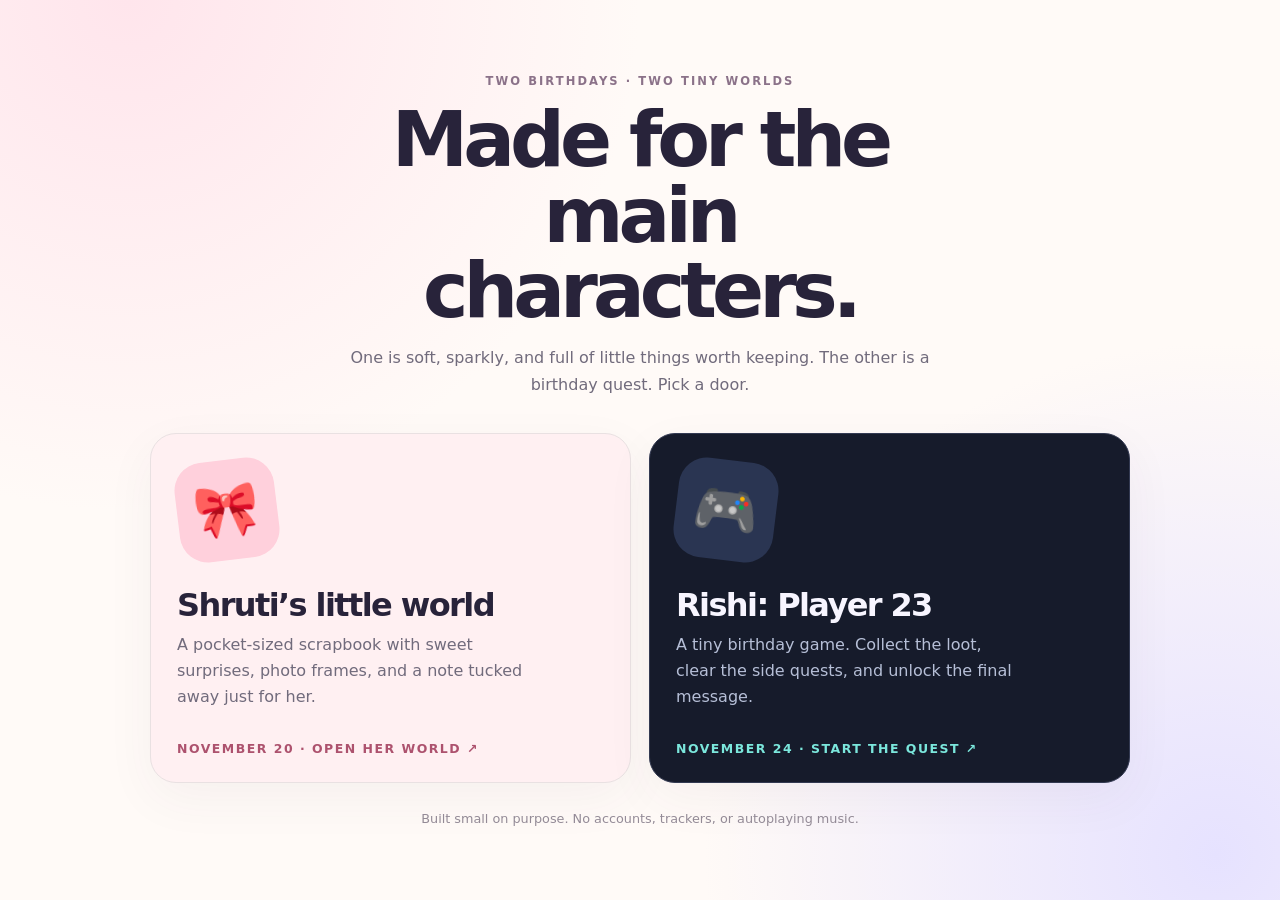
<file: index.html>
<!doctype html>
<html lang="en">
<head>
<meta charset="utf-8"><meta name="viewport" content="width=device-width,initial-scale=1">
<meta name="theme-color" content="#fff5ef"><meta name="description" content="Two little birthday worlds, made with love.">
<title>Birthday Worlds</title>
<style>
:root{color-scheme:light;--ink:#28233a;--muted:#716b7c;--paper:#fffaf7;--line:#e9e1e2}*{box-sizing:border-box}body{margin:0;background:radial-gradient(circle at 10% 0%,#ffe5ec 0,transparent 32rem),radial-gradient(circle at 95% 95%,#e6e2ff 0,transparent 32rem),var(--paper);color:var(--ink);font-family:Inter,ui-sans-serif,system-ui,-apple-system,"Segoe UI",sans-serif;min-height:100vh;display:grid;place-items:center;padding:28px}.wrap{width:min(980px,100%)}.eyebrow{text-transform:uppercase;letter-spacing:.18em;font-size:.72rem;font-weight:800;color:#8b7289}.intro{text-align:center;margin:0 auto 34px;max-width:620px}.intro h1{font-size:clamp(2.4rem,7vw,4.8rem);line-height:.98;letter-spacing:-.065em;margin:14px 0}.intro p{color:var(--muted);line-height:1.7}.cards{display:grid;grid-template-columns:repeat(2,minmax(0,1fr));gap:18px}.card{display:flex;flex-direction:column;min-height:350px;border:1px solid var(--line);border-radius:26px;padding:26px;text-decoration:none;color:inherit;box-shadow:0 16px 50px #4c34500d;transition:transform .2s,box-shadow .2s;overflow:hidden;position:relative}.card:hover{transform:translateY(-5px);box-shadow:0 22px 55px #4c34501a}.card.s{background:#fff0f2}.card.r{background:#161b2b;color:#f7f5ff;border-color:#333a52}.orb{width:100px;height:100px;border-radius:28px;display:grid;place-items:center;font-size:3.3rem;transform:rotate(-7deg);margin-bottom:26px}.s .orb{background:#ffd0dc}.r .orb{background:#2a3552;transform:rotate(7deg)}.card h2{font-size:2rem;letter-spacing:-.05em;margin:0 0 8px}.card p{line-height:1.65;color:var(--muted);margin:0 0 22px;max-width:34ch}.r p{color:#b6bfd7}.meta{font-size:.78rem;text-transform:uppercase;letter-spacing:.12em;font-weight:800;margin-top:auto}.s .meta{color:#ad526e}.r .meta{color:#7be7dc}.foot{text-align:center;color:#958c98;font-size:.8rem;margin-top:28px}@media(max-width:650px){.cards{grid-template-columns:1fr}.card{min-height:300px}.intro{margin-bottom:24px}}
</style>
</head>
<body><main class="wrap"><header class="intro"><div class="eyebrow">Two birthdays · two tiny worlds</div><h1>Made for the main characters.</h1><p>One is soft, sparkly, and full of little things worth keeping. The other is a birthday quest. Pick a door.</p></header><section class="cards" aria-label="Birthday websites"><a class="card s" href="shruti/"><div class="orb" aria-hidden="true">🎀</div><h2>Shruti’s little world</h2><p>A pocket-sized scrapbook with sweet surprises, photo frames, and a note tucked away just for her.</p><div class="meta">November 20 · Open her world ↗</div></a><a class="card r" href="rishi/"><div class="orb" aria-hidden="true">🎮</div><h2>Rishi: Player 23</h2><p>A tiny birthday game. Collect the loot, clear the side quests, and unlock the final message.</p><div class="meta">November 24 · Start the quest ↗</div></a></section><div class="foot">Built small on purpose. No accounts, trackers, or autoplaying music.</div></main></body></html>
</file>
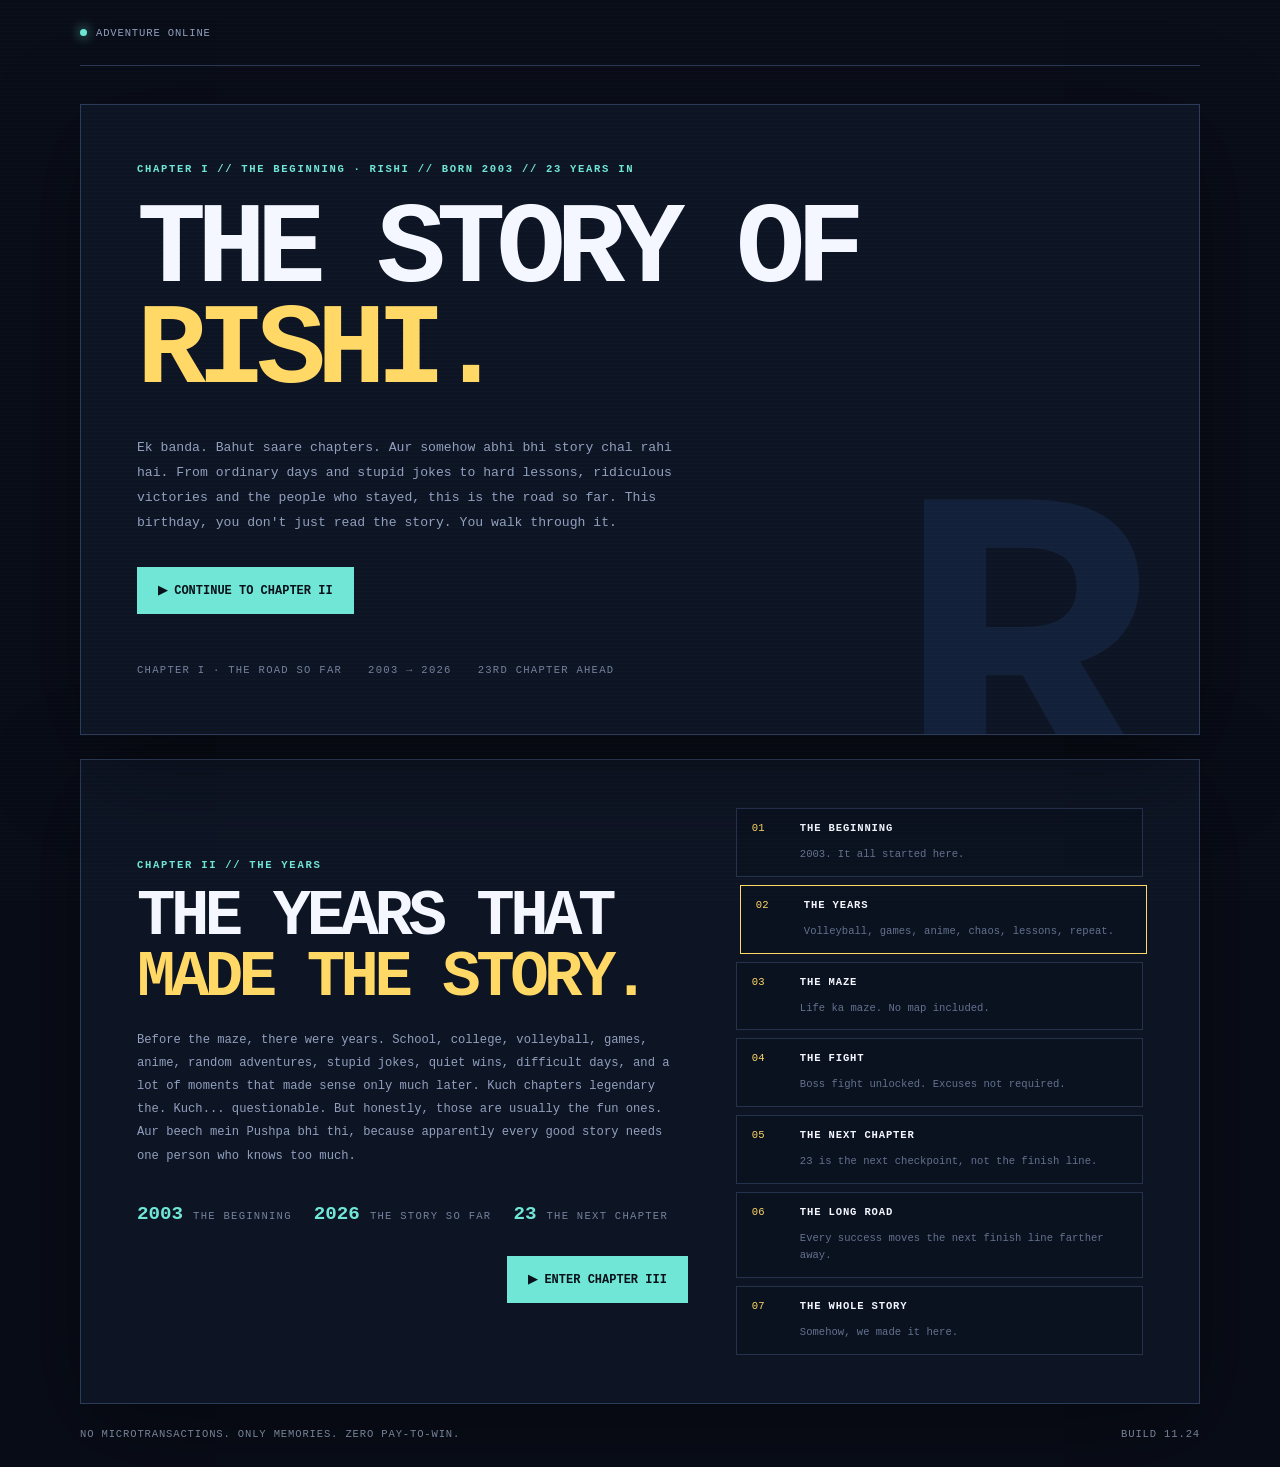
<file: rishi/index.html>
<!doctype html>
<html lang="en">
<head>
<meta charset="utf-8">
<meta name="viewport" content="width=device-width,initial-scale=1">
<meta name="theme-color" content="#090d18">
<meta name="description" content="Rishi's birthday adventure: memories, battles, setbacks, and the road into his next chapter.">
<meta name="robots" content="noindex">
<meta property="og:type" content="website">
<meta property="og:title" content="Rishi // The Next Chapter">
<meta property="og:description" content="A birthday adventure: memories, battles, setbacks, and the road into the next chapter.">
<meta property="og:url" content="https://mystify7777.github.io/greetings/rishi/">
<meta property="og:image" content="https://mystify7777.github.io/greetings/rishi/og-card.png">
<meta property="og:image:width" content="1200">
<meta property="og:image:height" content="630">
<meta name="twitter:card" content="summary_large_image">
<title>Rishi // The Next Chapter</title>
<link rel="stylesheet" href="style.css">
<link rel="icon" href="../apps/rishi/assets/rishi-favicon.svg" type="image/svg+xml">
<script src="vendor/howler.min.js"></script>
</head>
<body>
<div class="scanlines" aria-hidden="true"></div>
<main class="shell">
<header class="hud"><div class="status"><span class="online"></span> ADVENTURE ONLINE</div>
</header>

<section class="intro screen" id="intro">
  <div class="eyebrow">CHAPTER I // THE BEGINNING · RISHI // BORN 2003 // 23 YEARS IN</div>
  <h1>THE STORY OF<br><span>RISHI.</span></h1>
  <p class="intro-copy">Ek banda. Bahut saare chapters. Aur somehow abhi bhi story chal rahi hai. From ordinary days and stupid jokes to hard lessons, ridiculous victories and the people who stayed, this is the road so far. This birthday, you don't just read the story. You walk through it.</p>
  <button id="startAdventure" class="primary">▶ CONTINUE TO CHAPTER II</button>
  <div class="intro-meta"><span>CHAPTER I · THE ROAD SO FAR</span><span>2003 → 2026</span><span>23RD CHAPTER AHEAD</span></div>
</section>

<section class="story-prologue screen" aria-labelledby="storyTitle">
  <div class="story-copy">
    <div class="eyebrow">CHAPTER II // THE YEARS</div>
    <h2 id="storyTitle">THE YEARS THAT<br><span>MADE THE STORY.</span></h2>
    <p>Before the maze, there were years. School, college, volleyball, games, anime, random adventures, stupid jokes, quiet wins, difficult days, and a lot of moments that made sense only much later. Kuch chapters legendary the. Kuch... questionable. But honestly, those are usually the fun ones. Aur beech mein Pushpa bhi thi, because apparently every good story needs one person who knows too much.</p>
    <p class="story-age"><strong>2003</strong><span>THE BEGINNING</span><strong>2026</strong><span>THE STORY SO FAR</span><strong>23</strong><span>THE NEXT CHAPTER</span></p><button id="beginMaze" class="primary chapter-next-button" type="button">▶ ENTER CHAPTER III</button>
  </div>
  <div class="story-chapters">
    <article class="chapter-card"><span>01</span><strong>THE BEGINNING</strong><small>2003. It all started here.</small></article>
    <article class="chapter-card active"><span>02</span><strong>THE YEARS</strong><small>Volleyball, games, anime, chaos, lessons, repeat.</small></article>
    <article class="chapter-card"><span>03</span><strong>THE MAZE</strong><small>Life ka maze. No map included.</small></article>
    <article class="chapter-card"><span>04</span><strong>THE FIGHT</strong><small>Boss fight unlocked. Excuses not required.</small></article>
    <article class="chapter-card"><span>05</span><strong>THE NEXT CHAPTER</strong><small>23 is the next checkpoint, not the finish line.</small></article>
    <article class="chapter-card"><span>06</span><strong>THE LONG ROAD</strong><small>Every success moves the next finish line farther away.</small></article>
    <article class="chapter-card"><span>07</span><strong>THE WHOLE STORY</strong><small>Somehow, we made it here.</small></article>
  </div>
</section>

<section class="game-shell" id="gameShell" hidden>
<div class="modal" id="rewardModal" aria-hidden="true">
  <div class="modal-backdrop" data-close-modal></div>
  <section class="modal-card" role="dialog" aria-modal="true" aria-labelledby="rewardTitle" aria-describedby="rewardBody">
    <button class="modal-close" id="modalClose" type="button" aria-label="Close memory">×</button>
    <div class="eyebrow" id="rewardKicker">MEMORY RECOVERED</div>
    <h2 id="rewardTitle">Memory</h2>
    <div id="rewardBody"></div>
  </section>
</div>

  <div class="story-beat" id="storyBeat">
    <div class="story-beat-marker" id="storyBeatMarker">CHAPTER I</div>
    <div>
      <p class="eyebrow" id="storyBeatKicker">THE ROAD SO FAR</p>
      <h2 id="storyBeatTitle">Some stories are easier to tell after you survive them.</h2>
      <p id="storyBeatText">The maze ahead is not a punishment. It is a way to turn the invisible parts of growing up into something you can actually walk through.</p>
    </div>
  </div>

  <div class="game-top">
    <div>
      <p class="eyebrow">CHAPTER III // THE MAZE</p>
      <p id="missionText">Seven memories are scattered through the maze. Every one you recover changes what Rishi carries into the next part of the story.</p>
    </div>
    <div class="chapter-controls"><div class="mission-state" id="missionState">READY</div><button class="sound-toggle chapter-sound-toggle" type="button" data-sound-toggle aria-pressed="true">SOUND ON</button><button class="fullscreen-toggle" id="pauseBtn" type="button" aria-pressed="false">PAUSE</button><button class="fullscreen-toggle" id="fogBtn" type="button" aria-pressed="true">FOG: ON</button><button class="fullscreen-toggle" type="button" data-fullscreen-target="gameShell">FULLSCREEN</button></div>
  </div>

  <div class="stats" aria-label="Adventure stats">
    <div><span>HP</span><strong id="hpStat">♥♥♥</strong></div>
    <div><span>ARMOUR</span><strong id="armourStat">0</strong></div>
    <div><span>BRAVERY</span><strong id="braveryStat">0</strong></div>
    <div><span>MOBILITY</span><strong id="mobilityStat">1.0×</strong></div>
    <div><span>MEMORIES</span><strong id="memoryStat">0 / 7</strong></div>
  </div>

  <div class="memory-tray" id="memoryTray" role="img" aria-label="0 of 7 memories recovered"><i>1</i><i>2</i><i>3</i><i>4</i><i>5</i><i>6</i><i>7</i></div>

  <div class="game-play-row">
    <div class="game-stage-wrap">
      <div class="game-stage" id="gameStage" tabindex="0" role="application" aria-label="Rishi's memory maze. Use WASD or arrow keys to move. Avoid pink guardians and collect gold memories.">
        <canvas id="mazeCanvas" width="1000" height="680"></canvas>
        <div class="stage-hint" id="stageHint">FOCUS LOCKED · CLICK OR PRESS A KEY TO PLAY</div>
        <div class="resume-overlay" id="resumeOverlay" hidden aria-live="assertive"><span>RESUMING ADVENTURE</span><strong id="resumeCount">GET READY</strong></div>
        <div class="resume-overlay pause-overlay" id="pauseOverlay" hidden><span>PAUSED</span><strong>TAP OR PRESS P TO CONTINUE</strong></div>
        <div class="stick-ring" id="stickRing" hidden><i id="stickKnob"></i></div>
        <div class="relic-prompt" id="relicPrompt" hidden>
          <span id="relicPromptType">MEMORY NEARBY</span>
          <strong id="relicPromptTitle">Memory</strong>
          <button id="claimMemory" class="claim-button" type="button">CLAIM MEMORY <kbd>E</kbd></button>
        </div>
      </div>
    </div>
    <aside class="narrative-rail" data-narrative-rail="maze" aria-live="polite">
      <span>RISHI'S STORY</span>
      <strong>KEEP GOING.</strong>
      <p>The maze is only the chapter. What matters is what the obstacles make you remember.</p>
    </aside>
  </div>

  <div class="mobile-controls" aria-label="Mobile movement controls">
    <button data-dir="up" aria-label="Move up">▲</button>
    <div><button data-dir="left" aria-label="Move left">◀</button><button data-dir="down" aria-label="Move down">▼</button><button data-dir="right" aria-label="Move right">▶</button></div>
  </div>

  <div class="game-log" aria-live="polite">
    <span>QUEST LOG</span><strong id="gameLog">Find the first memory.</strong>
  </div>

  <section class="maze-skip-panel" id="mazeSkipPanel" hidden aria-labelledby="mazeSkipTitle">
    <div>
      <span class="eyebrow">OPTIONAL ROUTE // AFTER 2 DEATHS</span>
      <h3 id="mazeSkipTitle">THE MAZE IS NOT GOING ANYWHERE.</h3>
      <p>You have fallen twice. You can keep trying now, or skip the maze and continue the story. Be warned: multiple memories are buried inside it, and skipping means you will have to return later if you want to recover them all.</p>
    </div>
    <div class="maze-skip-actions">
      <button id="keepPlayingMaze" class="secondary secondary-quiet" type="button">KEEP PLAYING</button>
      <button id="skipMaze" class="secondary" type="button">SKIP THE MAZE FOR NOW</button>
    </div>
  </section>

  <section class="chapter-intro chapter-four" id="chapter4Intro" hidden aria-labelledby="chapter4Title">
    <div class="eyebrow">CHAPTER IV // THE FIGHT</div>
    <h2 id="chapter4Title">THE PART WHERE<br><span>GETTING BACK UP MATTERS.</span></h2>
    <p>The memories are safe. That does not mean the story gets easier. Har game mein ek point aata hai where knowing the route is not enough. You have to actually move. Ab theory khatam. Boss fight unlocked. Thoda dramatic hai, but birthday hai, allowed hai.</p>
    <div class="chapter-rule"><span>THE FINAL OBSTACLE</span><strong>RISHI VS. THE BIRTHDAY BOSS</strong></div>
  </section>

  <section class="boss-shell" id="bossShell" hidden>
    <div class="boss-heading">
      <div><p class="eyebrow">CHAPTER IV // THE BIRTHDAY BOSS</p><h2>THE LAST OBSTACLE.</h2></div>
      <div class="boss-hp"><span>BOSS</span><div><i id="bossBar"></i></div><strong id="bossHpText">50 / 50</strong></div><div class="chapter-controls"><button class="sound-toggle chapter-sound-toggle" type="button" data-sound-toggle aria-pressed="true">SOUND ON</button><button class="fullscreen-toggle" type="button" data-fullscreen-target="bossShell">FULLSCREEN</button></div>
    </div>
    <p class="boss-copy">Move. Dodge. Attack. The pattern changes when the boss gets angry, because apparently the universe needed one more difficult opponent. Getting knocked down makes you faster. Thoda unfair, but we'll take it. At least the respawn is free.</p>
    <div class="game-play-row boss-play-row">
      <div class="boss-stage" id="bossStage" tabindex="0" role="application" aria-label="Birthday boss arena. Use WASD or arrow keys to move and Space to attack.">
        <canvas id="bossCanvas" width="760" height="420"></canvas>
        <div class="boss-hint">WASD / ARROWS · SPACE = ATTACK</div>
        <div class="stick-ring" id="bossStickRing" hidden><i id="bossStickKnob"></i></div>
      </div>
      <aside class="narrative-rail" data-narrative-rail="boss" aria-live="polite">
        <span>THE FIGHT</span>
        <strong>GET BACK UP.</strong>
        <p>The obstacle gets harder. Rishi does not have to become someone else to face it.</p>
      </aside>
    </div>
    <div class="mobile-controls boss-mobile-controls" aria-label="Mobile boss controls">
      <div class="mobile-dpad">
        <button data-dir="up" aria-label="Move up">▲</button>
        <div><button data-dir="left" aria-label="Move left">◀</button><button data-dir="down" aria-label="Move down">▼</button><button data-dir="right" aria-label="Move right">▶</button></div>
      </div>
      <button class="attack-button" data-action="attack" aria-label="Attack">ATTACK</button>
      <p>DRAG ON THE ARENA TO MOVE · TAP WITH A SECOND FINGER OR PRESS ATTACK</p>
    </div>
    <div class="boss-status" aria-live="polite"><span id="bossMessage">The arena is waiting.</span><strong id="bossPlayerHp">HP ♥♥♥♥♥ · ARMOUR 0</strong></div>
  </section>

  <section class="ending screen" id="ending" hidden>
    <div class="eyebrow">CHAPTER V // THE NEXT CHAPTER</div>
    <h2>THE STORY<br><span>KEEPS GOING.</span></h2>
    <p id="endingText">You learned the routes, opened every memory, got knocked down, got faster, and kept going. Life ka road map kabhi perfectly clean nahi tha. But you kept moving anyway. That's the point. Not an easy road. Just a player who refused to quit.</p>
    <div class="ending-story">
      <span>2003 → 2026</span>
      <strong>23 YEARS DOWN.</strong>
      <strong>THE 23RD CHAPTER STARTS NOW.</strong>
      <small>Abhi bahut kuch baaki hai. Places you haven't seen, people you haven't met, things you haven't built, aur plenty of questionable decisions still waiting to happen. This one definitely does not end at the boss fight.</small>
    </div>
    <div class="final-memory">
    <div class="final-memory-visual" id="chapter5Visual" aria-hidden="true">
  <video id="chapter5Video" loop playsinline preload="none">
    <source src="../apps/rishi/assets/rishi-chapter-05.mp4" type="video/mp4">
  </video>
</div>
    <button id="chapter5AudioFallback" class="chapter5-audio-fallback" type="button" hidden>▶ PLAY CHAPTER V AUDIO</button>
    <div class="final-memory-content">
      <span>CHAPTER V // BIRTHDAY</span>
      <strong>HAPPY BIRTHDAY, RISHI.</strong>
      <small>23 years down. 23rd chapter loading. Best memories? Abhi queue mein hain. Please don't rage-quit before the good parts.</small>
    </div>
  </div>
    <div class="run-summary" id="runSummary"></div>
    <div class="maze-return-panel" id="mazeReturnPanel" hidden>
      <div>
        <span class="eyebrow">ARCHIVE INCOMPLETE</span>
        <strong>THE MAZE STILL HAS MEMORIES LEFT.</strong>
        <p>You skipped the maze earlier, but the archive is not complete. There are still memories and hidden routes waiting inside. Come back and recover what you left behind.</p>
      </div>
      <button id="returnToMaze" class="secondary" type="button">↩ RETURN TO THE MAZE</button>
    </div>
    <section class="player-history" id="playerHistory" aria-labelledby="playerHistoryTitle">
      <div class="eyebrow">THE ARCHIVE REMEMBERS</div>
      <h3 id="playerHistoryTitle">WHAT YOU CARRIED OUT OF THE STORY.</h3>
      <div class="history-grid">
        <div><span>MEMORIES</span><strong id="historyMemories">7 / 7</strong><small>The parts worth carrying.</small></div>
        <div><span>BRAVERY</span><strong id="historyBravery">0</strong><small>Built by getting back up.</small></div>
        <div><span>MOBILITY</span><strong id="historyMobility">1.0×</strong><small>How quickly you learned to move.</small></div>
        <div><span>SETBACKS</span><strong id="historyDeaths">0</strong><small>Not erased. Used.</small></div>
      </div>
      <p class="history-line" id="historyLine">The numbers are only the evidence. The important part is that you kept going.</p>
    </section>
    <div class="boss-rechallenge" id="bossRechallenge" hidden>
      <p class="eyebrow">THE BOSS IS NOT THE END</p>
      <h3>CHALLENGE IT AGAIN.</h3>
      <p>The arena resets. Rishi does not. Every rematch keeps what he earned and learned, while the boss gets harder, because apparently one victory was not enough drama for the birthday.</p>
      <button id="rechallengeBoss" class="secondary" type="button">↻ RECHALLENGE THE BOSS</button>
    </div>
    <section class="secret-reveal" id="secretReveal" hidden aria-labelledby="secretRevealTitle">
      <div class="eyebrow">THE ARCHIVE LEFT A LOCK BEHIND</div>
      <h3 id="secretRevealTitle">TWO ROUTES. TWO VERY DIFFERENT MEMORIES.</h3>
      <p>You missed both secret routes this time. No shame. The archive is not giving up that easily. Solve the clues, replay the maze, and claim all seven memories in the right order. Thoda detective work banta hai.</p>
      <div class="secret-puzzles">
        <article><span>THE TRICK</span><strong>“No detours. No cleverness. The archive numbers itself. Walk the memories exactly as they first appear.”</strong><small>1 → 2 → 3 → 4 → 5 → 6 → 7</small></article>
        <article><span>THE TREAT</span><strong>“Start at the beginning. Then open the second gate. Take the final relic. Return for the second memory. Find the letter. Watch the moving memory. End with the ordinary day.”</strong><small>1 → 4 → 7 → 2 → 6 → 3 → 5</small></article>
      </div>
    </section>
  </section>
</section>

<section class="road-game" id="roadGame" hidden aria-labelledby="roadTitle">
    <div class="road-intro">
      <div class="eyebrow">CHAPTER VI // THE LONG ROAD</div>
      <h2 id="roadTitle">THE ROAD<br><span>GETS LONGER.</span></h2>
      <p>Every success moves the next finish line farther away. Opportunities appear beside obstacles. The score keeps climbing, but so does the distance you have to travel to earn the next checkpoint.</p><div class="chapter-controls"><button class="sound-toggle chapter-sound-toggle" type="button" data-sound-toggle aria-pressed="true">SOUND ON</button><button class="fullscreen-toggle" type="button" data-fullscreen-target="roadGame">FULLSCREEN</button></div>
    </div>

    <div class="road-checkpoint">
      <div><span>CHECKPOINT</span><strong id="roadCheckpoint">START</strong></div>
      <div><span>DISTANCE</span><strong id="roadDistance">0</strong></div>
      <div><span>SCORE</span><strong id="roadScore">0</strong></div>
      <div><span>BEST</span><strong id="roadBest">0</strong></div>
    </div>

    <div class="game-play-row road-play-row">
      <div class="road-stage" id="roadStage" tabindex="0" role="application" aria-label="Rishi's traffic racer. Use left and right controls to steer. Avoid obstacles and collect opportunities.">
        <canvas id="roadCanvas" width="760" height="430"></canvas>
        <div class="stage-hint" id="roadHint">◀ ▶ OR A / D TO STEER</div>
        <div class="road-overlay" id="roadOverlay">
        <span id="roadOverlayKicker">THE ROAD AWAITS</span>
        <strong id="roadOverlayTitle">KEEP MOVING.</strong>
        <p id="roadOverlayText">Your checkpoint, score and progress are saved on this device.</p>
          <div class="road-overlay-actions"><button id="roadStart" class="primary" type="button">▶ START THE ROAD</button><button id="roadRestart" class="secondary" type="button">↻ RESTART RUN</button></div>
        </div>
      </div>
      <aside class="narrative-rail" data-narrative-rail="road" aria-live="polite">
        <span>THE LONG ROAD</span>
        <strong>STAY THE COURSE.</strong>
        <p>The finish line moves. That does not make the journey meaningless.</p>
      </aside>
    </div>

    <div class="road-mobile-controls" aria-label="Traffic racer controls">
      <button data-road-dir="left" aria-label="Steer left">◀</button>
      <button data-road-dir="right" aria-label="Steer right">▶</button>
    </div>

    <div class="road-log" aria-live="polite" aria-label="Road message history">
      <div class="road-log-header"><span>ROAD LOG</span><small id="roadLogCount">1 MESSAGE</small></div>
      <div class="road-log-history" id="roadLogHistory">
        <p class="road-log-entry is-latest">The first checkpoint is close. The next one will not be.</p>
      </div>
    </div>

    <div class="chapter-next-wrap" id="chapter7Unlock" hidden><button id="continueChapter7" class="primary" type="button">▶ CONTINUE TO CHAPTER VII</button></div>

    <div class="road-story">
      <span>THE RULE OF THE ROAD</span>
      <p>Clear a checkpoint and the next one stretches farther away. Fail three times on the same stretch and you fall back to the previous checkpoint. Starting over is not failure. Repeating the same mistake without changing anything is.</p>
      <p class="road-personal-note" id="roadPersonalNote">The distance is only half the story. The other half is deciding to keep moving.</p>
    </div>
  </section>

<section class="chapter-summary" id="chapterSummary" hidden aria-labelledby="chapterSummaryTitle">
  <div class="chapter-summary-inner">
    <div class="eyebrow">CHAPTER VII // THE WHOLE STORY</div>
    <div class="chapter-summary-layout">
      <div class="chapter-summary-copy">
        <p class="chapter-summary-kicker">SOMEHOW, WE MADE IT HERE.</p>
        <h2 id="chapterSummaryTitle">HAPPY<br><span>BIRTHDAY.</span></h2>
        <div class="typed-message" id="typedBirthdayMessage" aria-live="polite"></div>
      </div>
      <div class="chapter-summary-visuals" aria-hidden="true">
        <div class="chapter-summary-image is-active"><img src="../apps/rishi/assets/chapter-vii-01.jpeg" alt="" loading="lazy" decoding="async"></div>
        <div class="chapter-summary-image"><img src="../apps/rishi/assets/chapter-vii-02.webp" alt="" loading="lazy" decoding="async"></div>
        <div class="chapter-summary-image"><img src="../apps/rishi/assets/chapter-vii-03.jpg" alt="" loading="lazy" decoding="async"></div>
        <div class="chapter-summary-image"><img src="../apps/rishi/assets/chapter-vii-04.jpg" alt="" loading="lazy" decoding="async"></div>
        <div class="chapter-summary-image"><img src="../apps/rishi/assets/chapter-vii-05.webp" alt="" loading="lazy" decoding="async"></div>
        <div class="chapter-summary-image-scrim"></div>
      </div>
    </div>
    <div class="chapter-summary-end">
      <strong>HAPPY BIRTHDAY, RISHI.</strong>
      <span>There are still many birthdays in the store. Let's save some emotions for the next ones.</span>
    </div>
  </div>
</section>

<footer class="footer"><span>NO MICROTRANSACTIONS. ONLY MEMORIES. ZERO PAY-TO-WIN.</span><span>BUILD 11.24</span></footer>
</main>

  

<script src="script.js"></script>
<script>if("serviceWorker" in navigator){navigator.serviceWorker.register("./sw.js").catch(()=>{});}</script>
</body>
</html>
</file>
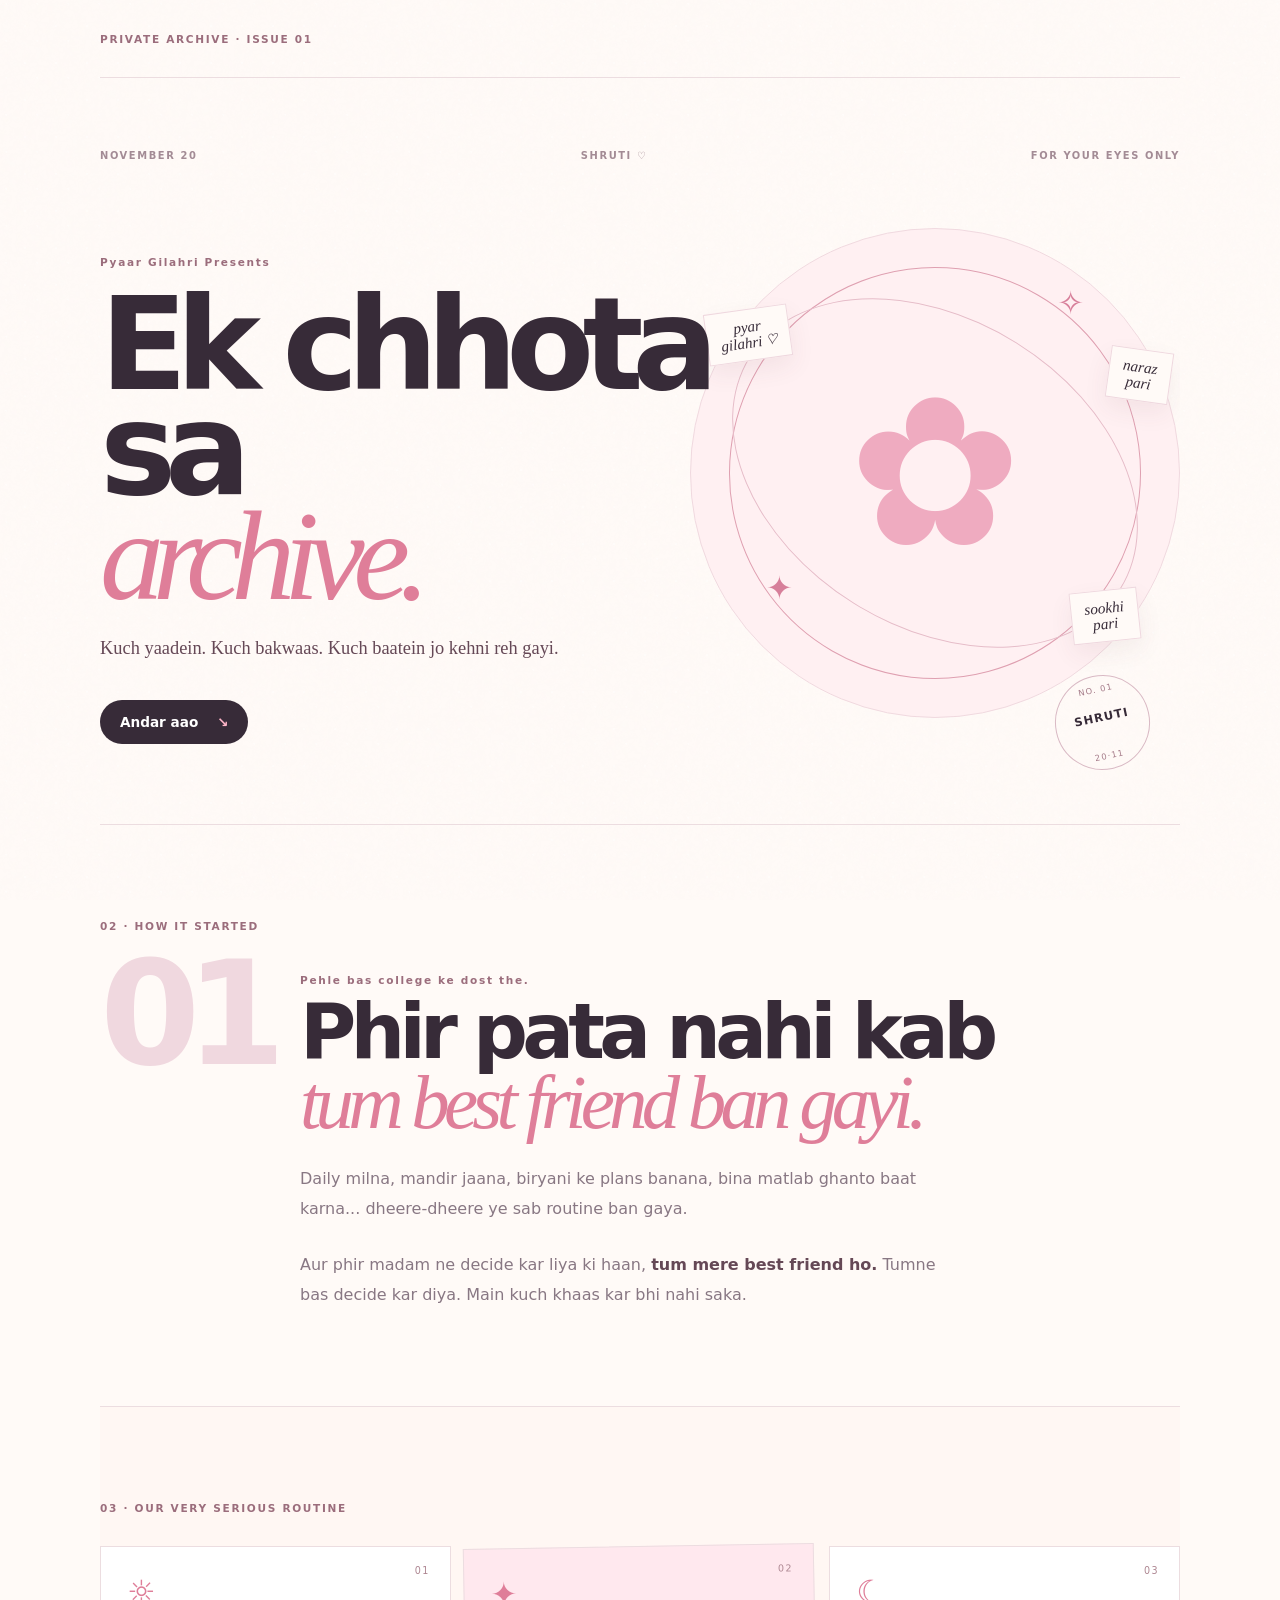
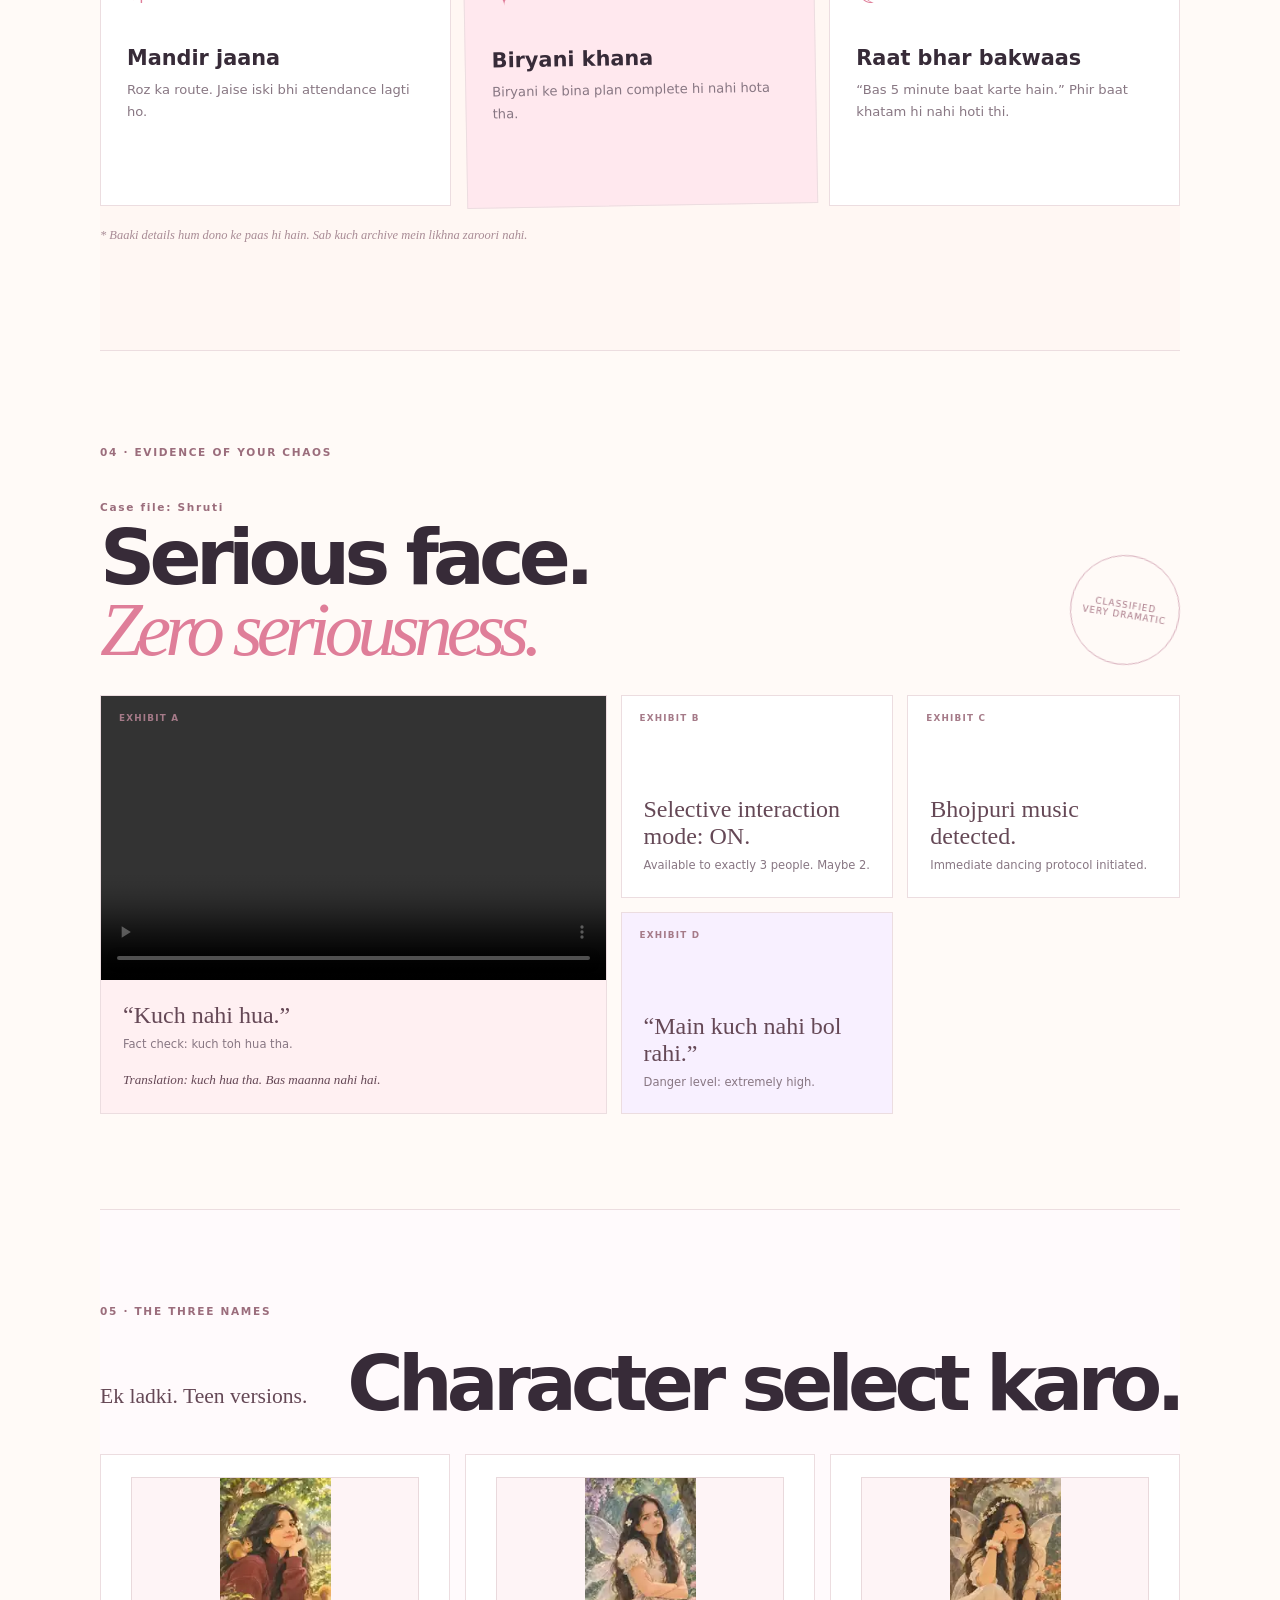
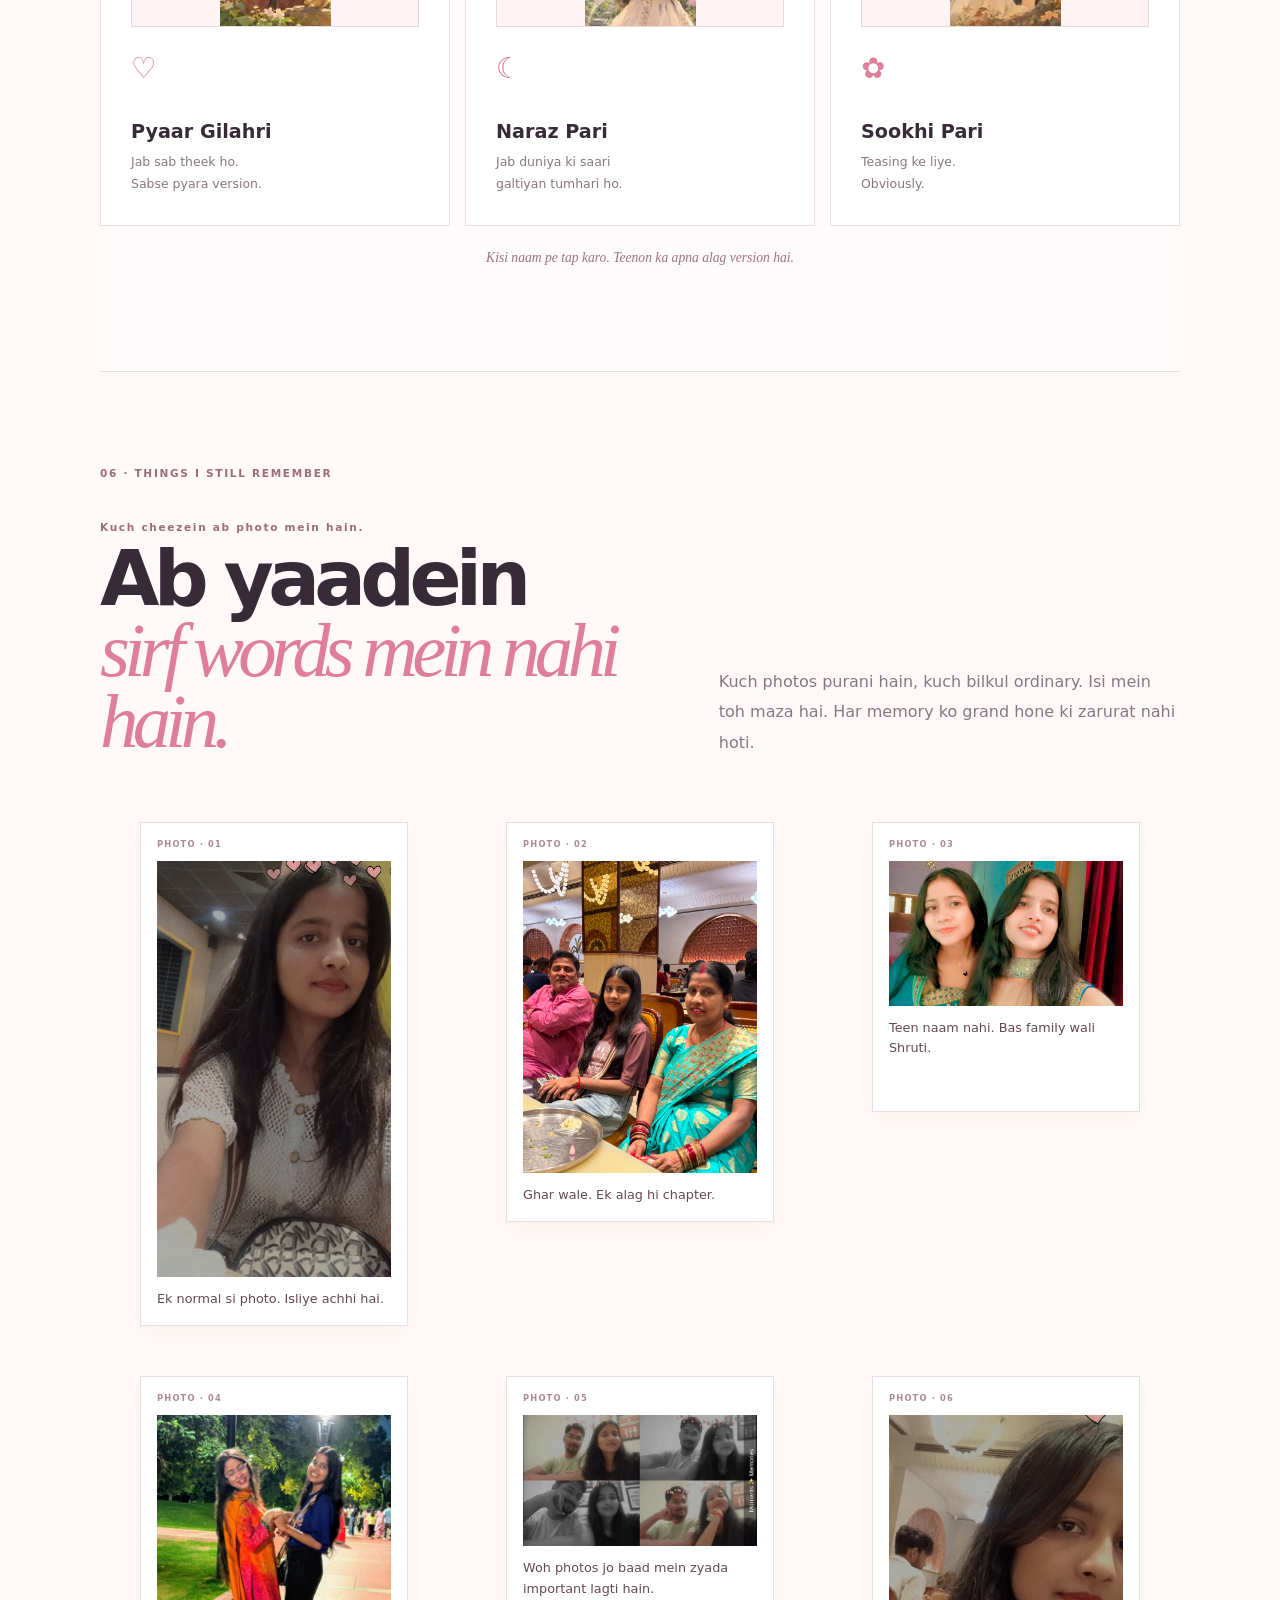
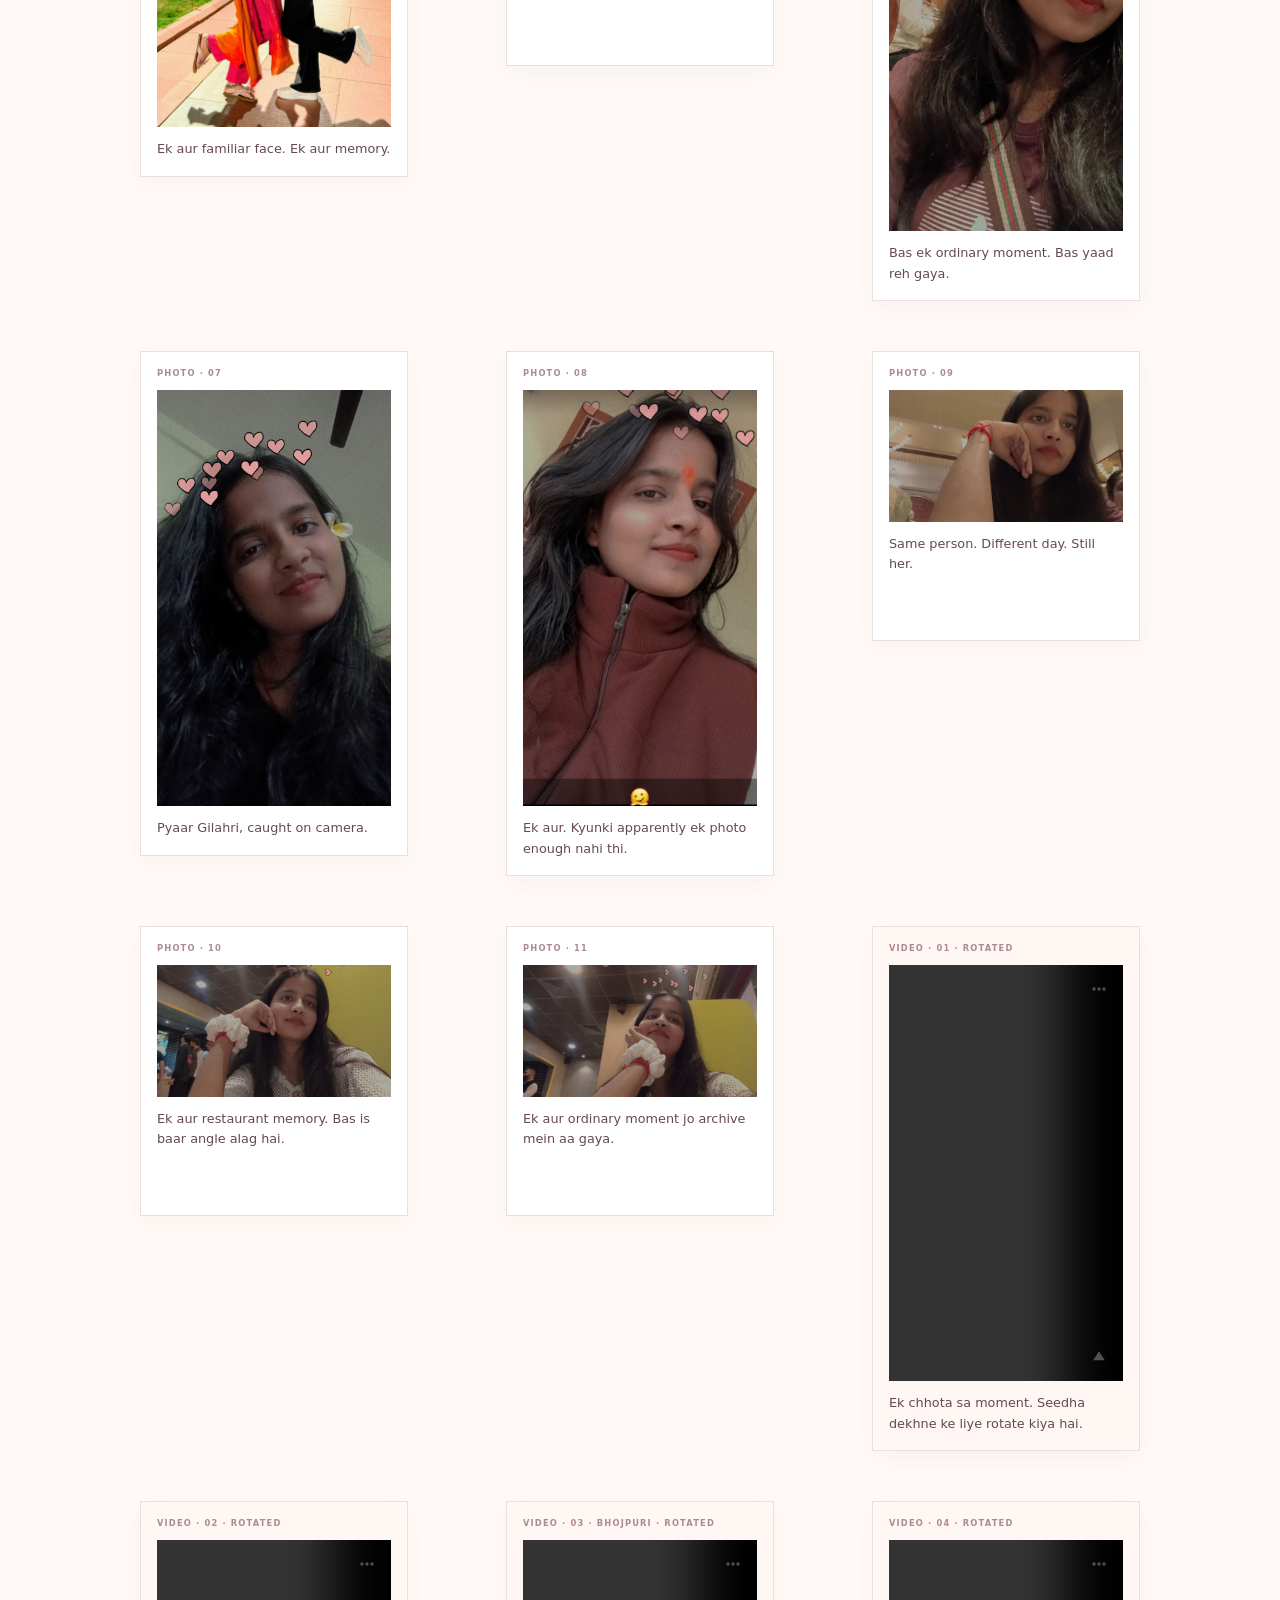
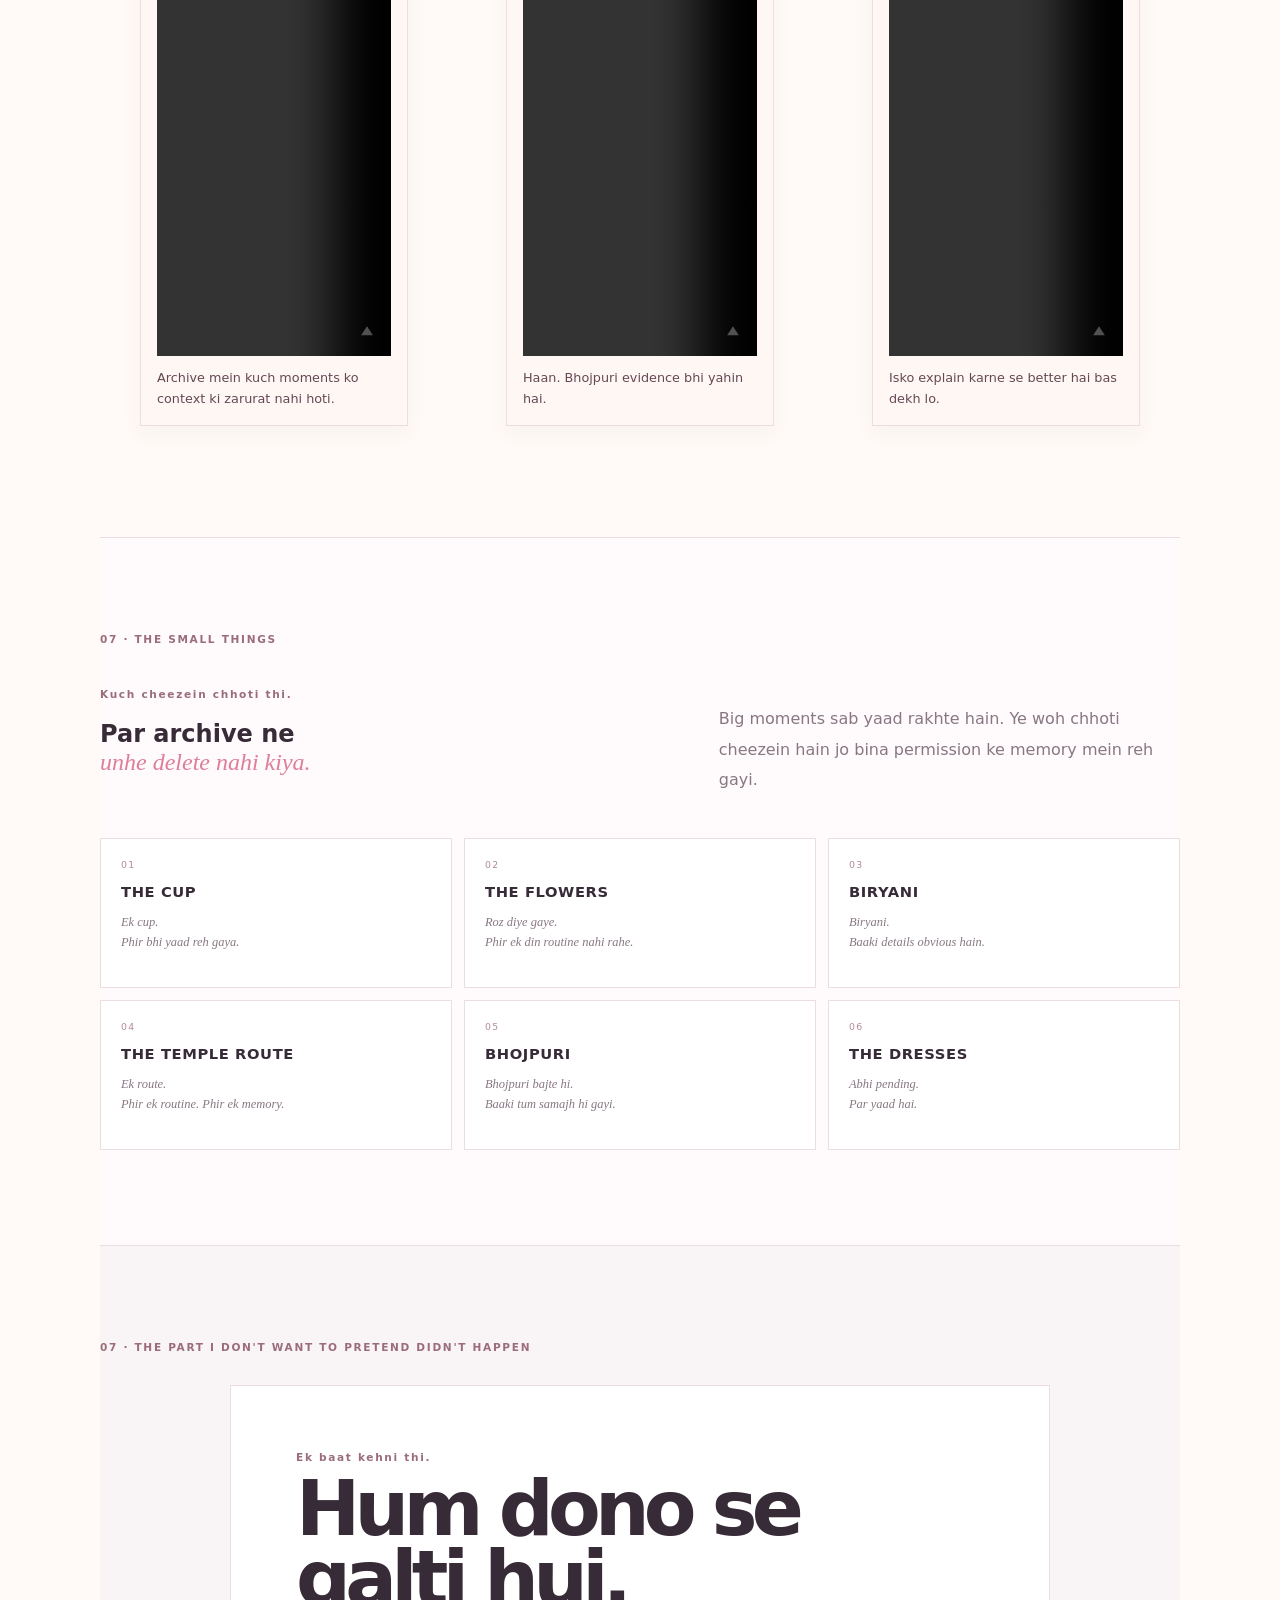
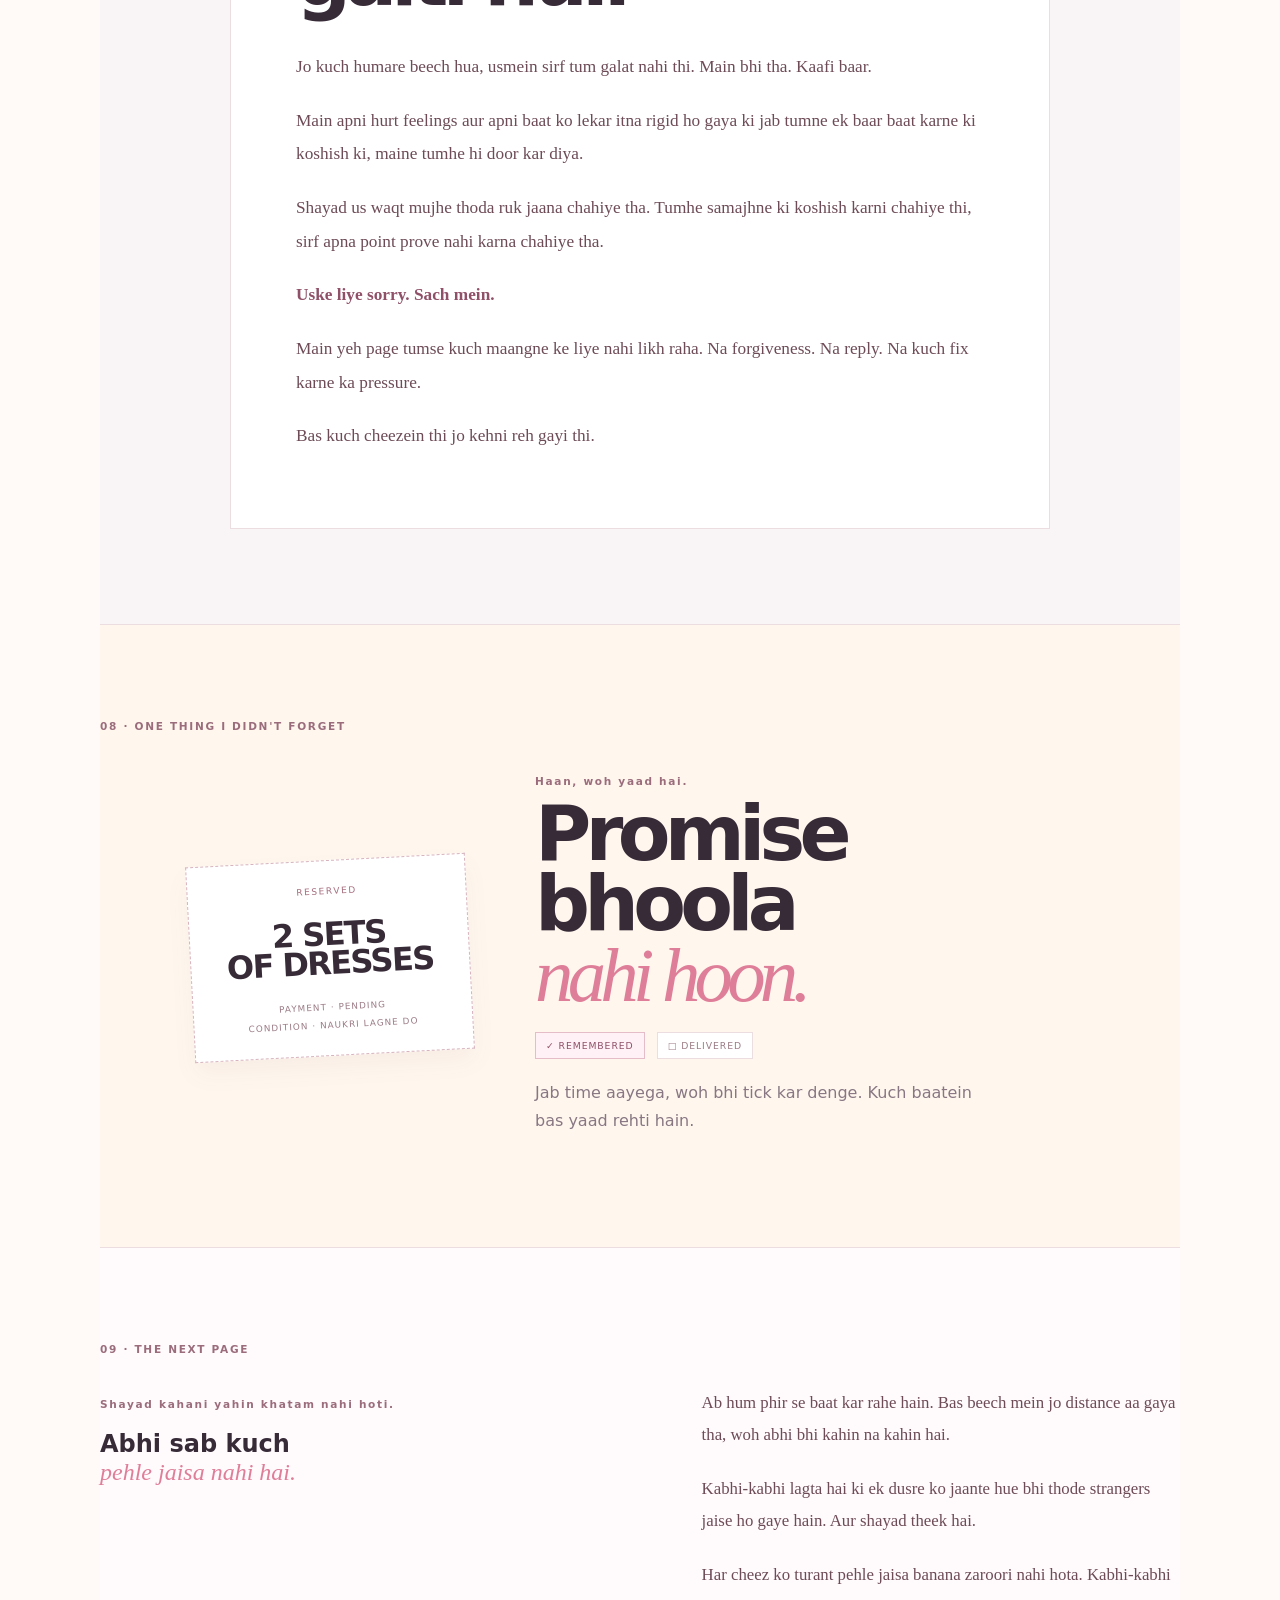
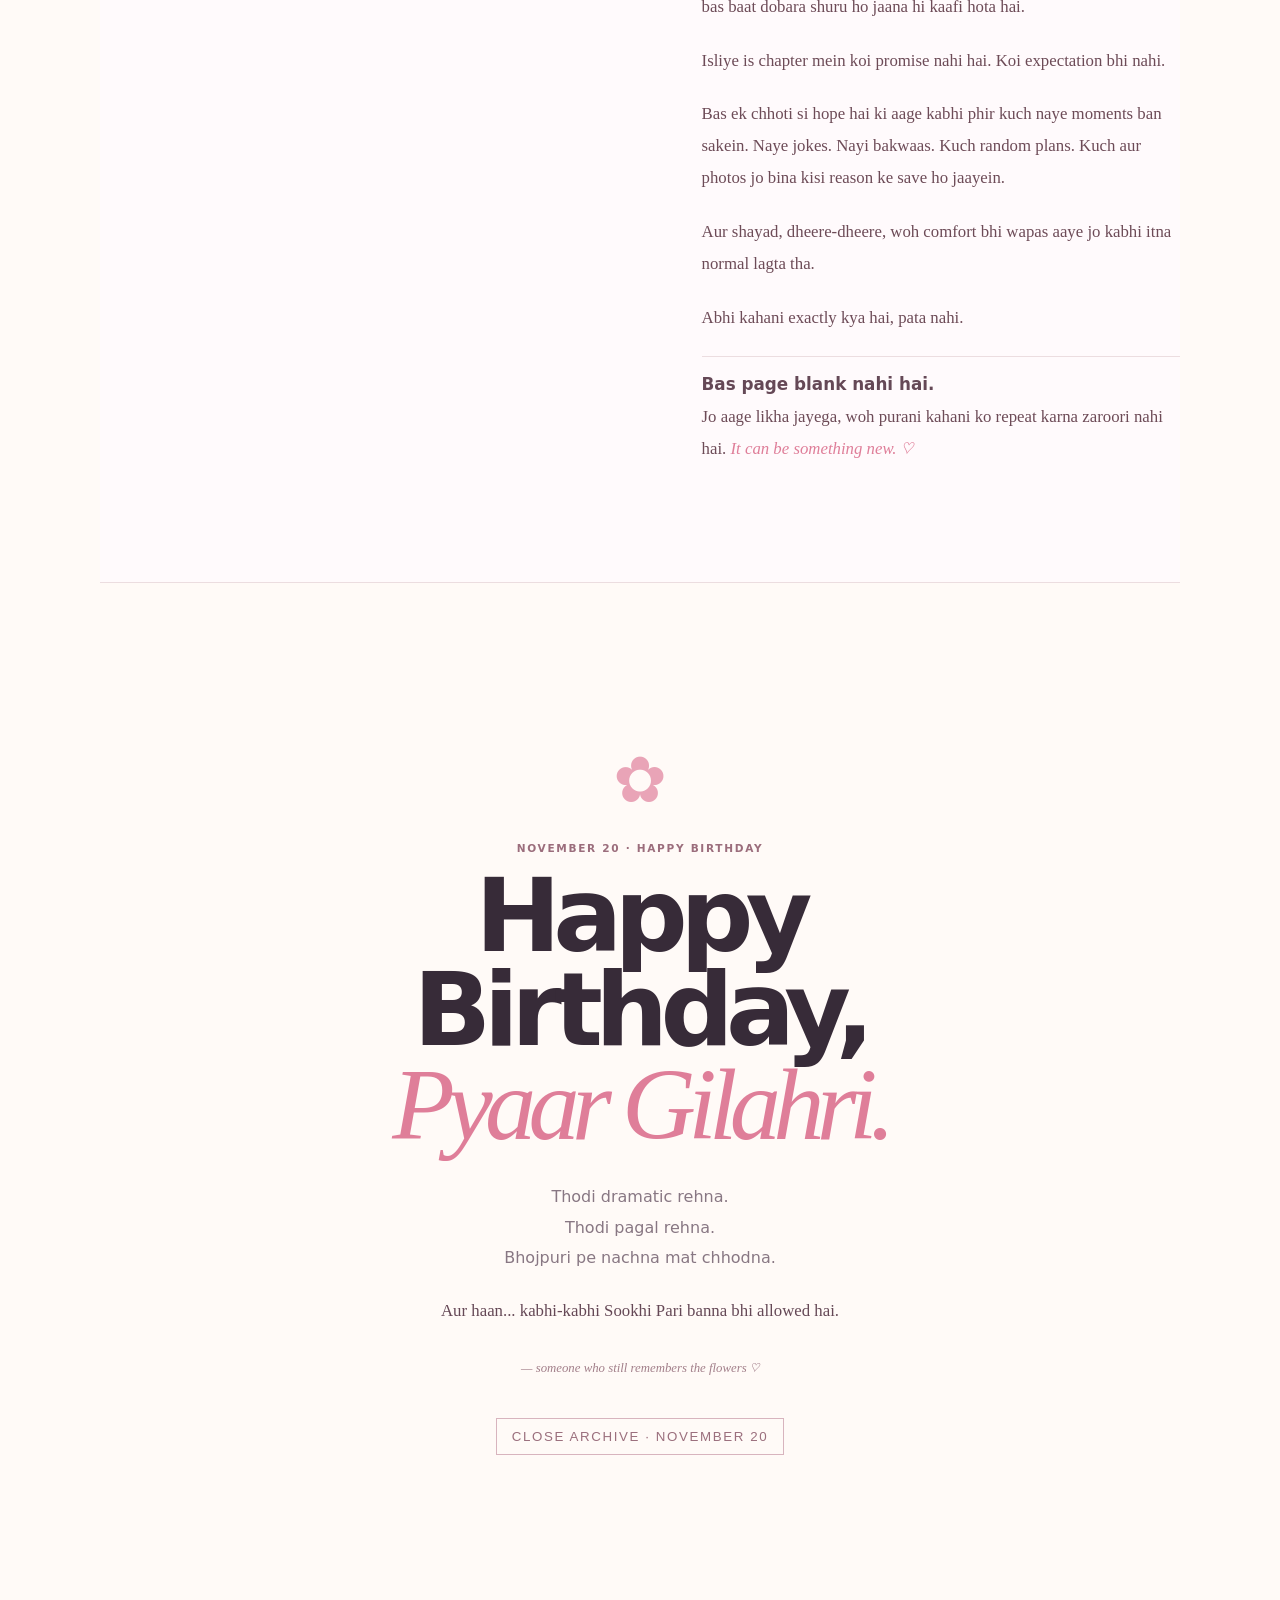
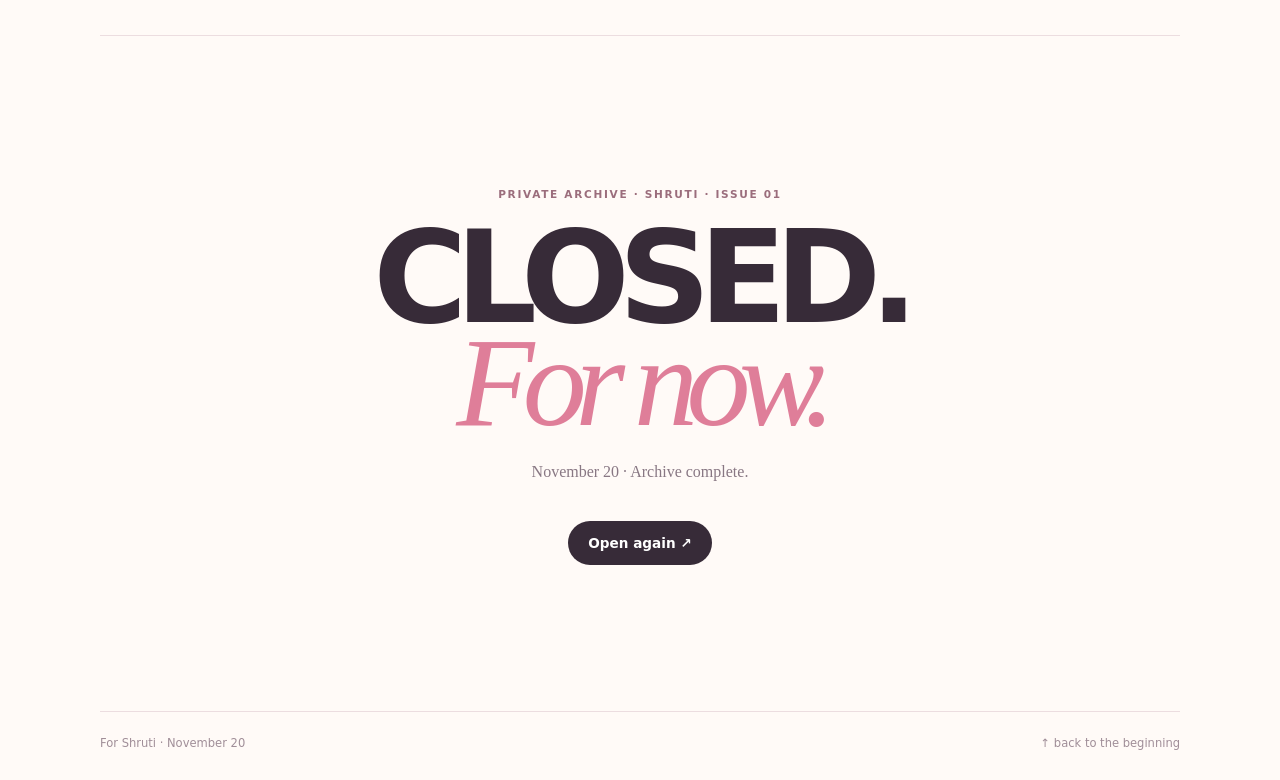
<file: shruti/index.html>
<!doctype html>
<html lang="hi">
<head>
<meta charset="utf-8">
<meta name="viewport" content="width=device-width,initial-scale=1">
<meta name="theme-color" content="#fff8f5">
<meta name="description" content="Pyaar Gilahri: ek chhota sa archive. Kuch yaadein, kuch bakwaas, kuch baatein jo kehni reh gayi.">
<title>Pyaar Gilahri · Ek Chhota Sa Archive</title>
<link rel="stylesheet" href="style.css">
<link rel="icon" href="../apps/shruti/assets/heart-favicon.svg" type="image/svg+xml">
</head>
<body>
<div class="grain" aria-hidden="true"></div>
<main class="page">

<header class="top"><span class="top-note">PRIVATE ARCHIVE · ISSUE 01</span>
</header>

<section class="cover" id="top">
  <div class="cover-meta">
    <span>NOVEMBER 20</span>
    <span>SHRUTI ♡</span>
    <span>FOR YOUR EYES ONLY</span>
  </div>
  <div class="cover-copy">
    <p class="kicker">Pyaar Gilahri Presents</p>
    <h1>Ek chhota sa<br><em>archive.</em></h1>
    <p class="cover-line">Kuch yaadein. Kuch bakwaas. Kuch baatein jo kehni reh gayi.</p>
    <button class="primary" id="openArchive">Andar aao <span>↘</span></button>
  </div>
  <div class="cover-art" aria-hidden="true">
    <div class="orbit orbit-one"></div>
    <div class="orbit orbit-two"></div>
    <div class="flower-mark">✿</div>
    <span class="float-note note-one">pyar<br>gilahri ♡</span>
    <span class="float-note note-two">naraz<br>pari</span>
    <span class="float-note note-three">sookhi<br>pari</span>
    <span class="tiny-star star-one">✦</span>
    <span class="tiny-star star-two">✧</span>
  </div>
  <div class="cover-stamp">NO. 01<br><strong>SHRUTI</strong><br>20·11</div>
</section>

<section class="index section" id="archive" hidden>
  <div class="section-label">01 · INDEX</div>
  <div class="index-grid">
    <div>
      <p class="display-small">Pehle kya dekhein?</p>
      <h2>Jo mann kare.<br><em>Sab tumhara hai.</em></h2>
    </div>
    <nav class="contents" aria-label="Archive contents">
      <a href="#beginning"><span>01</span><strong>How it all started</strong><small>college → best friends</small></a>
      <a href="#routine"><span>02</span><strong>Hamari very serious routine</strong><small>mandir · biryani · bakwaas</small></a>
      <a href="#chaos"><span>03</span><strong>Evidence of your chaos</strong><small>case file: sookhi pari</small></a>
      <a href="#names"><span>04</span><strong>Teen naam, ek ladki</strong><small>choose your character</small></a>
      <a href="#memories"><span>05</span><strong>Jo cheezein yaad hain</strong><small>photos · flowers · cup</small></a>
      <a href="#small-things"><span>06</span><strong>Chhoti chhoti cheezein</strong><small>the things that stayed</small></a>
      <a href="#unsaid"><span>07</span><strong>Ek baat jo kehni thi</strong><small>jo kehna reh gaya</small></a>
      <a href="#last-page"><span>08</span><strong>Haan, woh dresses</strong><small>promise abhi bhi yaad hai</small></a>
      <a href="#next-page"><span>09</span><strong>The next page</strong><small>shayad aage kuch aur ho</small></a>
    </nav>
  </div>
</section>

<section class="chapter chapter-intro section" id="beginning" data-section="beginning">
  <div class="section-label">02 · HOW IT STARTED</div>
  <div class="chapter-layout">
    <div class="chapter-number">01</div>
    <div>
      <p class="kicker">Pehle bas college ke dost the.</p>
      <h2>Phir pata nahi kab<br><em>tum best friend ban gayi.</em></h2>
      <p class="prose">Daily milna, mandir jaana, biryani ke plans banana, bina matlab ghanto baat karna... dheere-dheere ye sab routine ban gaya.</p>
      <p class="prose">Aur phir madam ne decide kar liya ki haan, <strong>tum mere best friend ho.</strong> Tumne bas decide kar diya. Main kuch khaas kar bhi nahi saka.</p>
    </div>
  </div>
</section>

<section class="routine section" id="routine" data-section="routine">
  <div class="section-label">03 · OUR VERY SERIOUS ROUTINE</div>
  <div class="routine-grid">
    <article class="routine-card">
      <span class="number">01</span>
      <div class="routine-icon">☼</div>
      <h3>Mandir jaana</h3>
      <p>Roz ka route. Jaise iski bhi attendance lagti ho.</p>
    </article>
    <article class="routine-card featured">
      <span class="number">02</span>
      <div class="routine-icon">✦</div>
      <h3>Biryani khana</h3>
      <p>Biryani ke bina plan complete hi nahi hota tha.</p>
    </article>
    <article class="routine-card">
      <span class="number">03</span>
      <div class="routine-icon">☾</div>
      <h3>Raat bhar bakwaas</h3>
      <p>“Bas 5 minute baat karte hain.” Phir baat khatam hi nahi hoti thi.</p>
    </article>
  </div>
  <p class="margin-note">* Baaki details hum dono ke paas hi hain. Sab kuch archive mein likhna zaroori nahi.</p>
</section>

<section class="chaos section" id="chaos" data-section="chaos">
  <div class="section-label">04 · EVIDENCE OF YOUR CHAOS</div>
  <div class="chaos-head">
    <div>
      <p class="kicker">Case file: Shruti</p>
      <h2>Serious face.<br><em>Zero seriousness.</em></h2>
    </div>
    <div class="case-stamp">CLASSIFIED<br>VERY DRAMATIC</div>
  </div>
  <div class="evidence-grid">
    <article class="evidence evidence-large evidence-video" data-evidence="a">
      <span class="evidence-tag">EXHIBIT A</span>
      <div class="evidence-video-frame">
        <video controls playsinline preload="metadata" aria-label="Kuch nahi hua video">
          <source src="../apps/shruti/assets/kuchh%20nhi%20hua.mp4" type="video/mp4">
          Your browser does not support HTML video.
        </video>
      </div>
      <div class="evidence-copy">
        <p>“Kuch nahi hua.”</p>
        <small>Fact check: kuch toh hua tha.</small>
        <span class="evidence-detail">Translation: kuch hua tha. Bas maanna nahi hai.</span>
      </div>
    </article>
    <button class="evidence" data-evidence="b" type="button">
      <span class="evidence-tag">EXHIBIT B</span>
      <p>Selective interaction mode: ON.</p>
      <small>Available to exactly 3 people. Maybe 2.</small>
      <span class="evidence-detail">Har kisi ke liye ye mode available nahi tha.</span>
    </button>
    <button class="evidence" data-evidence="c" type="button">
      <span class="evidence-tag">EXHIBIT C</span>
      <p>Bhojpuri music detected.</p>
      <small>Immediate dancing protocol initiated.</small>
      <span class="evidence-detail">Iske baad evidence aur bhi mil sakta hai. Risk tumhara hai.</span>
    </button>
    <button class="evidence evidence-quote" data-evidence="d" type="button">
      <span class="evidence-tag">EXHIBIT D</span>
      <p>“Main kuch nahi bol rahi.”</p>
      <small>Danger level: extremely high.</small>
      <span class="evidence-detail">Kuch nahi bola gaya. Phir bhi sab samajh aa gaya.</span>
    </button>
  </div>
</section>

<section class="names section" id="names" data-section="names">
  <div class="section-label">05 · THE THREE NAMES</div>
  <div class="names-intro">
    <p class="display-small">Ek ladki. Teen versions.</p>
    <h2>Character select karo.</h2>
  </div>
  <div class="name-cards">
    <button class="name-card" data-character="gilahri" type="button">
      <img class="character-art" src="../apps/shruti/assets/pyaar-gilahri.webp" alt="Pyaar Gilahri illustration" loading="lazy">
      <span class="name-symbol">♡</span>
      <span class="name">Pyaar Gilahri</span>
      <span class="name-desc">Jab sab theek ho.<br>Sabse pyara version.</span>
      <span class="character-detail"><strong>Mood</strong> soft · sentimental<br><strong>Known for</strong> pyaari si bakwaas<br><strong>Weakness</strong> compliments</span>
    </button>
    <button class="name-card" data-character="naraz" type="button">
      <img class="character-art" src="../apps/shruti/assets/naraz-pari.webp" alt="Naraz Pari illustration" loading="lazy">
      <span class="name-symbol">☾</span>
      <span class="name">Naraz Pari</span>
      <span class="name-desc">Jab duniya ki saari<br>galtiyan tumhari ho.</span>
      <span class="character-detail"><strong>Mood</strong> thoda questionable<br><strong>Known for</strong> “kuch nahi hua”<br><strong>Weakness</strong> abhi investigation mein</span>
    </button>
    <button class="name-card" data-character="sookhi" type="button">
      <img class="character-art" src="../apps/shruti/assets/sookhi-pari.webp" alt="Sookhi Pari illustration" loading="lazy">
      <span class="name-symbol">✿</span>
      <span class="name">Sookhi Pari</span>
      <span class="name-desc">Teasing ke liye.<br>Obviously.</span>
      <span class="character-detail"><strong>Mood</strong> menace<br><strong>Known for</strong> faltu ki teasing<br><strong>Weakness</strong> mil nahi paayi</span>
    </button>
  </div>
  <div class="character-note" id="characterNote" aria-live="polite">Kisi naam pe tap karo. Teenon ka apna alag version hai.</div>
</section>

<section class="memories section" id="memories" data-section="memories">
  <div class="section-label">06 · THINGS I STILL REMEMBER</div>
  <div class="memory-intro">
    <div>
      <p class="kicker">Kuch cheezein ab photo mein hain.</p>
      <h2>Ab yaadein<br><em>sirf words mein nahi hain.</em></h2>
    </div>
    <p class="prose">Kuch photos purani hain, kuch bilkul ordinary. Isi mein toh maza hai. Har memory ko grand hone ki zarurat nahi hoti.</p>
  </div>
  <div class="memory-board media-board">
    <figure class="memory-card media-card">
      <span class="memory-label">PHOTO · 01</span>
      <img src="../apps/shruti/assets/img_portrait.jpeg" alt="Shruti" loading="lazy">
      <figcaption>Ek normal si photo. Isliye achhi hai.</figcaption>
    </figure>
    <figure class="memory-card media-card">
      <span class="memory-label">PHOTO · 02</span>
      <img src="../apps/shruti/assets/with parents.jpg" alt="Shruti with her parents" loading="lazy">
      <figcaption>Ghar wale. Ek alag hi chapter.</figcaption>
    </figure>
    <figure class="memory-card media-card">
      <span class="memory-label">PHOTO · 03</span>
      <img src="../apps/shruti/assets/with little sis,.jpg" alt="Shruti with her sister" loading="lazy">
      <figcaption>Teen naam nahi. Bas family wali Shruti.</figcaption>
    </figure>
    <figure class="memory-card media-card">
      <span class="memory-label">PHOTO · 04</span>
      <img src="../apps/shruti/assets/with big sis.jpg" alt="Shruti with her sister" loading="lazy">
      <figcaption>Ek aur familiar face. Ek aur memory.</figcaption>
    </figure>
    <figure class="memory-card media-card">
      <span class="memory-label">PHOTO · 05</span>
      <img src="../apps/shruti/assets/we_together.jpg" alt="Shruti with a friend" loading="lazy">
      <figcaption>Woh photos jo baad mein zyada important lagti hain.</figcaption>
    </figure>
    <figure class="memory-card media-card">
      <span class="memory-label">PHOTO · 06</span>
      <img src="../apps/shruti/assets/img portrait.jpg" alt="Shruti with a friend" loading="lazy">
      <figcaption>Bas ek ordinary moment. Bas yaad reh gaya.</figcaption>
    </figure>
    <figure class="memory-card media-card">
      <span class="memory-label">PHOTO · 07</span>
      <img src="../apps/shruti/assets/img protrait.jpg" alt="Shruti" loading="lazy">
      <figcaption>Pyaar Gilahri, caught on camera.</figcaption>
    </figure>
    <figure class="memory-card media-card">
      <span class="memory-label">PHOTO · 08</span>
      <img src="../apps/shruti/assets/img portrait.png" alt="Shruti" loading="lazy">
      <figcaption>Ek aur. Kyunki apparently ek photo enough nahi thi.</figcaption>
    </figure>
    <figure class="memory-card media-card">
      <span class="memory-label">PHOTO · 09</span>
      <img src="../apps/shruti/assets/img landscape.jpg" alt="Shruti" loading="lazy">
      <figcaption>Same person. Different day. Still her.</figcaption>
    </figure>
    <figure class="memory-card media-card">
      <span class="memory-label">PHOTO · 10</span>
      <img src="../apps/shruti/assets/img landscape 2.jpeg" alt="Shruti" loading="lazy">
      <figcaption>Ek aur restaurant memory. Bas is baar angle alag hai.</figcaption>
    </figure>
    <figure class="memory-card media-card">
      <span class="memory-label">PHOTO · 11</span>
      <img src="../apps/shruti/assets/Img landscape.jpeg" alt="Shruti" loading="lazy">
      <figcaption>Ek aur ordinary moment jo archive mein aa gaya.</figcaption>
    </figure>
    <figure class="memory-card media-card media-card-video">
      <span class="memory-label">VIDEO · 01 · ROTATED</span>
      <div class="video-frame video-frame--rotated">
        <video controls playsinline preload="metadata">
          <source src="../apps/shruti/assets/Video_landscape_p1.mp4" type="video/mp4">
        </video>
      </div>
      <figcaption>Ek chhota sa moment. Seedha dekhne ke liye rotate kiya hai.</figcaption>
    </figure>
    <figure class="memory-card media-card media-card-video">
      <span class="memory-label">VIDEO · 02 · ROTATED</span>
      <div class="video-frame video-frame--rotated">
        <video controls playsinline preload="metadata">
          <source src="../apps/shruti/assets/Video_landscape_p2.mp4" type="video/mp4">
        </video>
      </div>
      <figcaption>Archive mein kuch moments ko context ki zarurat nahi hoti.</figcaption>
    </figure>
    <figure class="memory-card media-card media-card-video">
      <span class="memory-label">VIDEO · 03 · BHOJPURI · ROTATED</span>
      <div class="video-frame video-frame--rotated">
        <video controls playsinline preload="metadata">
          <source src="../apps/shruti/assets/bhojpuri dance video landscape.mp4" type="video/mp4">
        </video>
      </div>
      <figcaption>Haan. Bhojpuri evidence bhi yahin hai.</figcaption>
    </figure>
    <figure class="memory-card media-card media-card-video">
      <span class="memory-label">VIDEO · 04 · ROTATED</span>
      <div class="video-frame video-frame--rotated">
        <video controls playsinline preload="metadata">
          <source src="../apps/shruti/assets/gullu ki bua video landscape.mp4" type="video/mp4">
        </video>
      </div>
      <figcaption>Isko explain karne se better hai bas dekh lo.</figcaption>
    </figure>
  </div>
</section>


<section class="small-things section" id="small-things" data-section="small-things">
  <div class="section-label">07 · THE SMALL THINGS</div>
  <div class="small-things-head">
    <div>
      <p class="kicker">Kuch cheezein chhoti thi.</p>
      <h2>Par archive ne<br><em>unhe delete nahi kiya.</em></h2>
    </div>
    <p class="prose">Big moments sab yaad rakhte hain. Ye woh chhoti cheezein hain jo bina permission ke memory mein reh gayi.</p>
  </div>
  <div class="small-things-grid">
    <button class="small-thing" type="button"><span>01</span><strong>THE CUP</strong><small>Ek cup.<br>Phir bhi yaad reh gaya.</small><span class="small-detail">Chhoti cheez thi. Isliye shayad yaad reh gayi.</span></button>
    <button class="small-thing" type="button"><span>02</span><strong>THE FLOWERS</strong><small>Roz diye gaye.<br>Phir ek din routine nahi rahe.</small><span class="small-detail">Routine khatam ho gayi. Yaad rehna nahi.</span></button>
    <button class="small-thing" type="button"><span>03</span><strong>BIRYANI</strong><small>Biryani.<br>Baaki details obvious hain.</small><span class="small-detail">Biryani ke plans kabhi sirf khaane ke plans nahi hote the.</span></button>
    <button class="small-thing" type="button"><span>04</span><strong>THE TEMPLE ROUTE</strong><small>Ek route.<br>Phir ek routine. Phir ek memory.</small><span class="small-detail">Kuch jagah tab ordinary hoti hain. Baad mein unka address yaad reh jaata hai.</span></button>
    <button class="small-thing" type="button"><span>05</span><strong>BHOJPURI</strong><small>Bhojpuri bajte hi.<br>Baaki tum samajh hi gayi.</small><span class="small-detail">Bhojpuri ka naam aate hi woh energy alag ho jaati thi.</span></button>
    <button class="small-thing" type="button"><span>06</span><strong>THE DRESSES</strong><small>Abhi pending.<br>Par yaad hai.</small><span class="small-detail">Status: naukri lagne do. Yaad hai.</span></button>
  </div>
</section>

<section class="quiet section" id="unsaid" data-section="unsaid">
  <div class="section-label">07 · THE PART I DON'T WANT TO PRETEND DIDN'T HAPPEN</div>
  <div class="quiet-card">
    <p class="kicker">Ek baat kehni thi.</p>
    <h2>Hum dono se galti hui.</h2>
    <div class="letter">
      <p>Jo kuch humare beech hua, usmein sirf tum galat nahi thi. Main bhi tha. Kaafi baar.</p>
      <p>Main apni hurt feelings aur apni baat ko lekar itna rigid ho gaya ki jab tumne ek baar baat karne ki koshish ki, maine tumhe hi door kar diya.</p>
      <p>Shayad us waqt mujhe thoda ruk jaana chahiye tha. Tumhe samajhne ki koshish karni chahiye thi, sirf apna point prove nahi karna chahiye tha.</p>
      <p><strong>Uske liye sorry. Sach mein.</strong></p>
      <p>Main yeh page tumse kuch maangne ke liye nahi likh raha. Na forgiveness. Na reply. Na kuch fix karne ka pressure.</p>
      <p>Bas kuch cheezein thi jo kehni reh gayi thi.</p>
    </div>
  </div>
</section>

<section class="promise section" id="last-page" data-section="last-page">
  <div class="section-label">08 · ONE THING I DIDN'T FORGET</div>
  <div class="promise-card">
    <div class="ticket">
      <span>RESERVED</span>
      <strong>2 SETS<br>OF DRESSES</strong>
      <small>PAYMENT · PENDING</small>
      <small>CONDITION · NAUKRI LAGNE DO</small>
    </div>
    <div class="promise-copy">
      <p class="kicker">Haan, woh yaad hai.</p>
      <h2>Promise bhoola<br><em>nahi hoon.</em></h2>
      <div class="promise-status" aria-label="Promise status">
        <span class="status-done">✓ Remembered</span>
        <span class="status-pending">□ Delivered</span>
      </div>
      <p>Jab time aayega, woh bhi tick kar denge. Kuch baatein bas yaad rehti hain.</p>
    </div>
  </div>
</section>

<section class="next-page section" id="next-page" data-section="next-page">
  <div class="section-label">09 · THE NEXT PAGE</div>
  <div class="next-page-layout">
    <div>
      <p class="kicker">Shayad kahani yahin khatam nahi hoti.</p>
      <h2>Abhi sab kuch<br><em>pehle jaisa nahi hai.</em></h2>
    </div>
    <div class="next-page-copy">
      <p>Ab hum phir se baat kar rahe hain. Bas beech mein jo distance aa gaya tha, woh abhi bhi kahin na kahin hai.</p>
      <p>Kabhi-kabhi lagta hai ki ek dusre ko jaante hue bhi thode strangers jaise ho gaye hain. Aur shayad theek hai.</p>
      <p>Har cheez ko turant pehle jaisa banana zaroori nahi hota. Kabhi-kabhi bas baat dobara shuru ho jaana hi kaafi hota hai.</p>
      <p>Isliye is chapter mein koi promise nahi hai. Koi expectation bhi nahi.</p>
      <p>Bas ek chhoti si hope hai ki aage kabhi phir kuch naye moments ban sakein. Naye jokes. Nayi bakwaas. Kuch random plans. Kuch aur photos jo bina kisi reason ke save ho jaayein.</p>
      <p>Aur shayad, dheere-dheere, woh comfort bhi wapas aaye jo kabhi itna normal lagta tha.</p>
      <p>Abhi kahani exactly kya hai, pata nahi.</p>
      <p class="next-page-final"><strong>Bas page blank nahi hai.</strong><br>Jo aage likha jayega, woh purani kahani ko repeat karna zaroori nahi hai. <em>It can be something new. ♡</em></p>
    </div>
  </div>
</section>

<section class="ending section" data-section="ending">
  <div class="ending-card">
    <div class="ending-flower">✿</div>
    <p class="kicker">NOVEMBER 20 · HAPPY BIRTHDAY</p>
    <h2>Happy Birthday,<br><em>Pyaar Gilahri.</em></h2>
    <p>Thodi dramatic rehna.<br>Thodi pagal rehna.<br>Bhojpuri pe nachna mat chhodna.</p>
    <p class="final-line">Aur haan... kabhi-kabhi Sookhi Pari banna bhi allowed hai.</p>
    <div class="signature">— someone who still remembers the flowers ♡</div>
    <button class="archive-close" id="closeArchive" type="button">CLOSE ARCHIVE · NOVEMBER 20</button>
  </div>
</section>

<section class="hidden-memory section" id="hidden-memory" hidden>
  <div class="hidden-memory-card">
    <span class="memory-label">PRIVATE NOTE · 08</span>
    <p class="kicker">You found the page that wasn't in the index.</p>
    <h2>Ek aur cheez<br><em>yaad hai.</em></h2>
    <p>Sab memories likh paana possible nahi hota. Kuch bas isliye reh jaati hain kyunki woh kisi particular person ke saath judi hoti hain.</p>
    <p class="hidden-signature">— bas kuch cheezein yaad reh jaati hain ♡</p>
  </div>
</section>

<section class="archive-closed" id="archive-closed" hidden>
  <div class="closed-card">
    <span class="section-label">PRIVATE ARCHIVE · SHRUTI · ISSUE 01</span>
    <h2>CLOSED.<br><em>For now.</em></h2>
    <p>November 20 · Archive complete.</p>
    <button class="primary" id="reopenArchive" type="button">Open again ↗</button>
  </div>
</section>

<footer>
  <span>For Shruti · November 20</span>
  <a href="#top">↑ back to the beginning</a>
</footer>
</main>
<script src="script.js"></script>
</body>
</html>
</file>
<file: rishi/style.css>
:root{--bg:#090d18;--panel:#111827;--panel2:#172238;--line:#2c3b5a;--ink:#f4f7ff;--muted:#91a0bf;--cyan:#70e6d6;--pink:#ff78ad;--gold:#ffd866;--danger:#ff647c}*{box-sizing:border-box}html{scroll-behavior:smooth}body{margin:0;background:var(--bg);color:var(--ink);font-family:"Space Mono",ui-monospace,SFMono-Regular,Consolas,monospace;min-height:100vh}.scanlines{position:fixed;inset:0;pointer-events:none;z-index:50;opacity:.035;background:repeating-linear-gradient(to bottom,transparent 0,transparent 3px,#fff 4px)}button,a{font:inherit}.shell{width:min(1120px,calc(100% - 32px));margin:auto}.hud{height:66px;display:flex;align-items:center;justify-content:space-between;border-bottom:1px solid var(--line);font-size:.66rem;letter-spacing:.08em;color:var(--muted)}.back{color:var(--muted);text-decoration:none}.back:hover,.back:focus-visible{color:var(--cyan)}.status{display:flex;gap:9px;align-items:center}.online{width:7px;height:7px;border-radius:50%;background:var(--cyan);box-shadow:0 0 12px var(--cyan)}.screen,.game-shell{border:1px solid var(--line);background:#0d1423;box-shadow:0 24px 90px #0006}.intro{margin:38px auto 24px;padding:58px 56px;min-height:520px;display:flex;flex-direction:column;justify-content:center;position:relative;overflow:hidden}.intro:after{content:"R";position:absolute;right:4%;bottom:-24%;font-size:27rem;font-weight:900;line-height:1;color:#132039;z-index:0;pointer-events:none}.intro>*{position:relative;z-index:1}.eyebrow{font-size:.66rem;letter-spacing:.16em;font-weight:700;color:var(--cyan)}.intro h1{font-size:clamp(3rem,9vw,7.5rem);line-height:.88;letter-spacing:-.08em;margin:25px 0 20px;max-width:850px}.intro h1 span,.ending h2 span{color:var(--gold)}.intro-copy{max-width:560px;color:var(--muted);line-height:1.9;font-size:.82rem}.primary{width:max-content;margin-top:18px;border:1px solid var(--cyan);background:var(--cyan);color:#081119;padding:15px 20px;font-weight:800;font-size:.75rem;cursor:pointer;transition:transform .15s,box-shadow .15s}.primary:hover,.primary:focus-visible{transform:translateY(-2px);box-shadow:0 12px 30px #70e6d62b}.intro-meta{display:flex;gap:26px;margin-top:50px;color:#74819d;font-size:.66rem;letter-spacing:.12em}
.story-prologue{margin:0 auto 24px;padding:48px 56px;display:grid;grid-template-columns:1.15fr .85fr;gap:48px;align-items:center}
.story-copy h2{font-size:clamp(2rem,5vw,4.5rem);line-height:.95;letter-spacing:-.07em;margin:16px 0 20px}
.story-copy h2 span{color:var(--gold)}
.story-copy p{max-width:620px;color:var(--muted);font-size:.76rem;line-height:1.9;margin:0 0 18px}
.story-age{display:flex!important;align-items:baseline;gap:10px;flex-wrap:wrap;margin-top:28px!important;color:#74829d!important}
.story-age strong{color:var(--cyan);font-size:1.2rem}.story-age span{font-size:.66rem;letter-spacing:.12em;margin-right:12px}
.story-chapters{display:grid;gap:8px}.story-chapters article{display:grid;grid-template-columns:36px 1fr;gap:12px;padding:13px 15px;border:1px solid #25324c;background:#0a111f;transition:border-color .2s,transform .2s}.story-chapters article.active{border-color:var(--gold);transform:translateX(4px)}.story-chapters span{color:var(--gold);font-size:.66rem}.story-chapters strong{font-size:.66rem;letter-spacing:.08em}.story-chapters small{grid-column:2;color:#64728f;font-size:.66rem;line-height:1.6}
.chapter-intro{width:min(760px,100%);margin:0 auto 18px;border:1px solid #2c3b5a;background:#0a111f;padding:28px 30px;position:relative;overflow:hidden}.chapter-intro:after{content:'04';position:absolute;right:18px;bottom:-34px;font-size:9rem;font-weight:900;color:#121e34;pointer-events:none}.chapter-intro>*{position:relative;z-index:1}.chapter-intro h2{font-size:clamp(1.8rem,4vw,3.4rem);line-height:.95;letter-spacing:-.06em;margin:12px 0 14px}.chapter-intro h2 span{color:var(--gold)}.chapter-intro p{max-width:620px;color:var(--muted);font-size:.7rem;line-height:1.85;margin:0}.chapter-rule{margin-top:22px;padding-top:13px;border-top:1px solid #25324c;display:flex;justify-content:space-between;gap:16px;font-size:.66rem;letter-spacing:.1em}.chapter-rule span{color:var(--cyan)}.chapter-rule strong{color:var(--gold)}
.story-beat{width:min(760px,100%);margin:0 auto 18px;border-left:2px solid var(--gold);background:#0a111f;padding:18px 20px;display:grid;grid-template-columns:90px 1fr;gap:20px;transition:transform .25s,opacity .25s}.story-beat-marker{font-size:.66rem;letter-spacing:.12em;color:var(--gold);padding-top:4px}.story-beat h2{font-size:1.25rem;letter-spacing:-.04em;margin:4px 0 8px}.story-beat p{margin:0;color:var(--muted);font-size:.68rem;line-height:1.8}.story-pulse{animation:storyPulse .4s ease}@keyframes storyPulse{0%{opacity:.45;transform:translateY(5px)}100%{opacity:1;transform:none}}
.secret-media{border-color:var(--pink);box-shadow:inset 0 0 40px #ff78ad0a}.secret-media strong{color:var(--pink)}.ending-story{margin:28px auto 0;width:min(620px,100%);border:1px solid #31405e;background:#0a111f;padding:24px;display:grid;gap:8px;text-align:left}.ending-story span{font-size:.66rem;color:var(--cyan);letter-spacing:.14em}.ending-story strong{font-size:1rem;color:var(--gold)}.ending-story small{color:#71809e;line-height:1.8;font-size:.66rem;margin-top:8px}.game-shell{padding:24px;margin:0 auto 24px}.game-top{display:flex;justify-content:space-between;gap:24px;align-items:flex-start}.game-top p{margin:8px 0 0;color:var(--muted);font-size:.73rem;line-height:1.7}.mission-state{color:var(--cyan);font-size:.66rem;letter-spacing:.13em;padding-top:2px}.stats{display:grid;grid-template-columns:repeat(5,1fr);gap:8px;margin:18px 0}.stats div{border:1px solid #25324c;background:#0a111f;padding:10px 12px;display:flex;justify-content:space-between;gap:10px}.stats span{font-size:.66rem;color:#74819d;letter-spacing:.1em}.stats strong{font-size:.66rem;color:var(--gold)}.game-stage-wrap{display:flex;justify-content:center}.game-stage{position:relative;width:min(760px,100%);outline:none}.game-stage:focus-visible{box-shadow:0 0 0 2px var(--cyan),0 0 0 6px #70e6d61c}.game-stage canvas,.boss-stage canvas{display:block;width:100%;height:auto;background:#070b14;border:1px solid #253554;image-rendering:auto}
.resume-overlay{position:absolute;inset:0;display:flex;flex-direction:column;align-items:center;justify-content:center;gap:10px;background:#060a13e8;border:1px solid #30415f;z-index:4;pointer-events:none;text-align:center}
.resume-overlay span{font-size:.66rem;letter-spacing:.16em;color:var(--cyan)}
.resume-overlay strong{font-size:2.2rem;letter-spacing:.08em;color:var(--gold);text-shadow:0 0 20px #ffd86655}.relic-prompt{position:absolute;left:50%;bottom:20px;transform:translateX(-50%);width:min(340px,calc(100% - 28px));display:grid;grid-template-columns:1fr auto;gap:8px 14px;align-items:center;padding:12px 14px;background:#08101deF;border:1px solid var(--gold);box-shadow:0 12px 35px #0009;z-index:5}.relic-prompt span{grid-column:1/-1;color:var(--gold);font-size:.66rem;letter-spacing:.14em}.relic-prompt strong{font-size:.66rem}.claim-button{border:1px solid var(--cyan);background:var(--cyan);color:#071119;padding:9px 11px;font-weight:800;font-size:.66rem;cursor:pointer;white-space:nowrap}.claim-button:hover,.claim-button:focus-visible{box-shadow:0 0 0 2px #70e6d63b}.claim-button kbd{margin-left:5px;padding:2px 4px;border:1px solid #0b4f4a;background:#0b3532;color:var(--cyan);font:inherit}.stage-hint,.boss-hint{position:absolute;left:10px;bottom:10px;background:#070b14dd;border:1px solid #263754;padding:7px 9px;font-size:.66rem;color:#7484a4;pointer-events:none}.game-log{margin:12px auto 0;width:min(760px,100%);border:1px dashed #2b3a59;padding:12px 14px;display:flex;gap:14px;font-size:.66rem;line-height:1.6}.game-log span{color:var(--cyan);white-space:nowrap}.game-log strong{color:var(--muted);font-weight:400}.mobile-controls{display:none}.boss-shell{margin:30px auto 0;width:min(760px,100%);border-top:1px solid var(--line);padding-top:28px}.boss-heading{display:flex;justify-content:space-between;gap:20px;align-items:flex-start}.boss-heading h2{font-size:1.7rem;letter-spacing:-.06em;margin:9px 0 0}.boss-hp{display:grid;grid-template-columns:auto 160px auto;align-items:center;gap:8px;font-size:.66rem;color:var(--pink)}.boss-hp div{height:8px;border:1px solid #493048;background:#180e19}.boss-hp i{display:block;height:100%;width:100%;background:var(--pink);transition:width .15s}.boss-copy{font-size:.7rem;color:var(--muted);line-height:1.7}.boss-stage{position:relative;outline:none}.boss-stage:focus-visible{box-shadow:0 0 0 2px var(--cyan),0 0 0 6px #70e6d61c}.boss-status{display:flex;justify-content:space-between;gap:20px;margin-top:10px;border:1px dashed #2b3a59;padding:11px 14px;font-size:.66rem}.boss-status span{color:var(--muted)}.boss-status strong{color:var(--pink);letter-spacing:.08em;font-size:.66rem}.ending{margin:30px auto;padding:54px;text-align:center}.ending:before{content:'CHAPTER V';display:block;color:var(--cyan);font-size:.66rem;letter-spacing:.16em;margin-bottom:8px}.ending h2{font-size:clamp(2.2rem,7vw,5rem);line-height:.95;letter-spacing:-.08em;margin:18px 0}.ending p{max-width:620px;margin:0 auto;color:var(--muted);font-size:.8rem;line-height:1.9}.final-memory{margin:28px auto 0;width:min(500px,100%);aspect-ratio:16/9;border:1px dashed #5a6887;background:#0a111e;display:flex;flex-direction:column;align-items:center;justify-content:center;gap:9px}.final-memory span{font-size:.66rem;color:var(--gold);letter-spacing:.14em}.final-memory strong{font-size:1rem}.final-memory small{max-width:330px;color:#74829d;line-height:1.6;font-size:.66rem}.run-summary{margin-top:25px;color:#6f7e9d;font-size:.66rem;letter-spacing:.08em}.secret-reveal{margin:30px auto 0;width:min(760px,100%);border:1px solid #3a3155;background:#0a111f;padding:28px;text-align:left}.secret-reveal h3{font-size:1.15rem;letter-spacing:-.04em;margin:10px 0}.secret-reveal>p{color:var(--muted);font-size:.66rem;line-height:1.8;margin:0 0 18px}.secret-puzzles{display:grid;grid-template-columns:1fr 1fr;gap:10px}.secret-puzzles article{border:1px solid #2d3b58;background:#080f1b;padding:16px}.secret-puzzles span{display:block;color:var(--pink);font-size:.66rem;letter-spacing:.15em;margin-bottom:10px}.secret-puzzles strong{display:block;color:#d6dcef;font-size:.66rem;line-height:1.7;font-weight:500}.secret-puzzles small{display:block;color:var(--gold);font-size:.66rem;letter-spacing:.12em;margin-top:15px}.footer{display:flex;justify-content:space-between;color:#778298;font-size:.66rem;letter-spacing:.08em;padding:0 0 28px}.modal{display:flex;position:fixed;inset:0;z-index:100;align-items:center;justify-content:center;padding:20px;opacity:0;visibility:hidden;pointer-events:none;transition:opacity .22s ease,visibility 0s linear .22s}.modal.open{opacity:1;visibility:visible;pointer-events:auto;transition:opacity .22s ease,visibility 0s linear 0s}.modal-backdrop{position:absolute;inset:0;background:#02050bcc;backdrop-filter:blur(5px)}.modal-card{position:relative;z-index:1;width:min(560px,100%);max-height:86vh;overflow:auto;background:#0e1627;border:1px solid #415174;box-shadow:0 28px 100px #000b;padding:32px;border-radius:4px;transform:translateY(14px) scale(.985);opacity:.96;transition:transform .22s ease,opacity .22s ease}
.modal.open .modal-card{transform:translateY(0) scale(1);opacity:1}.modal-close{position:absolute;top:12px;right:14px;width:38px;height:38px;border:1px solid #334362;background:#101b2e;color:var(--muted);font-size:1.4rem;cursor:pointer}.modal-close:hover,.modal-close:focus-visible{border-color:var(--cyan);color:var(--cyan)}.modal-card h2{font-size:1.9rem;letter-spacing:-.06em;margin:12px 0}.modal-card p{color:var(--muted);font-size:.76rem;line-height:1.9}.reward-media{aspect-ratio:16/9;border:1px dashed #4a5a7a;background:#09101d;display:grid;place-items:center;text-align:center;color:#71809e;font-size:.66rem;line-height:1.7;margin:20px 0}.reward-reward{border-left:2px solid var(--gold);padding:10px 13px;background:#17150e;color:#cdbd82;font-size:.66rem;line-height:1.7}.modal-card code{color:var(--cyan)}[hidden]{display:none!important}@media (hover:none) and (pointer:coarse){
  .game-stage,.boss-stage,.mobile-controls,.mobile-controls button,.mobile-controls .attack-button{touch-action:none;-webkit-user-select:none;user-select:none;-webkit-touch-callout:none;-webkit-tap-highlight-color:transparent}
  .game-stage canvas,.boss-stage canvas{touch-action:none}
}
@media(max-width:760px){.shell{width:min(100% - 18px,1120px)}.story-prologue{grid-template-columns:1fr;padding:36px 24px;gap:28px}.chapter-intro{padding:22px}.chapter-rule{display:block}.chapter-rule strong{display:block;margin-top:8px}.story-beat{grid-template-columns:1fr;gap:8px;padding:16px}.story-beat h2{font-size:1.05rem}.intro{padding:40px 24px;min-height:500px}.intro h1{font-size:clamp(2.8rem,14vw,5.4rem)}.intro-meta{flex-wrap:wrap;gap:12px;margin-top:35px}.game-shell{padding:14px}.stats{grid-template-columns:repeat(2,1fr)}.stats div:last-child{grid-column:span 2}.game-top{display:block}.mission-state{margin-top:10px}.mobile-controls{display:flex;flex-direction:column;align-items:center;gap:8px;margin:18px auto 0;touch-action:none}.mobile-dpad{display:flex;flex-direction:column;align-items:center}.mobile-dpad>div{display:flex;justify-content:center}.mobile-controls button{width:68px;height:58px;margin:3px;border:1px solid #31425f;border-radius:10px;background:#111d31;color:var(--cyan);cursor:pointer;font-size:1rem;font-weight:800;touch-action:none;-webkit-user-select:none;user-select:none;-webkit-touch-callout:none}.mobile-controls button.pressed,.mobile-controls button:active{background:#19354a;border-color:var(--cyan);transform:scale(.96)}.mobile-controls p{margin:0;color:#74829c;font-size:.66rem;letter-spacing:.12em}.boss-mobile-controls{margin-top:14px}.boss-mobile-controls .attack-button{width:120px;color:#071119;background:var(--pink);border-color:var(--pink);margin-top:4px}.boss-mobile-controls .attack-button.pressed,.boss-mobile-controls .attack-button:active{background:#ff9bc1;border-color:#ff9bc1}.boss-mobile-controls .mobile-dpad{order:2}.boss-mobile-controls .attack-button{order:1}.boss-heading{display:block}.boss-hp{margin-top:16px}.boss-hp div{width:130px}.secret-puzzles{grid-template-columns:1fr}.ending{padding:38px 22px}.footer{padding-left:4px;padding-right:4px}}@media(prefers-reduced-motion:reduce){html{scroll-behavior:auto}.primary,.modal,.modal-card{transition:none!important}.cursor{animation:none!important}}
.boss-rechallenge{margin:26px auto 0;width:min(560px,100%);border:1px solid #493048;background:#100d18;padding:22px;text-align:center}.boss-rechallenge h3{margin:8px 0;font-size:1.15rem;color:var(--pink);letter-spacing:-.04em}.boss-rechallenge p:not(.eyebrow){color:var(--muted);font-size:.66rem;line-height:1.8;margin:0 auto 15px;max-width:460px}.secondary{border:1px solid var(--pink);background:transparent;color:var(--pink);padding:11px 15px;font-size:.66rem;font-weight:800;cursor:pointer}.secondary:hover,.secondary:focus-visible{background:#ff78ad12;box-shadow:0 0 0 2px #ff78ad2b}
.road-game{margin:30px auto 24px;border:1px solid var(--line);background:#0d1423;padding:24px;box-shadow:0 24px 90px #0006}.road-intro{width:min(760px,100%);margin:0 auto 20px}.road-intro h2{font-size:clamp(2rem,6vw,4.5rem);line-height:.9;letter-spacing:-.08em;margin:14px 0}.road-intro h2 span{color:var(--gold)}.road-intro p{max-width:680px;color:var(--muted);font-size:.72rem;line-height:1.9}.road-checkpoint{width:min(760px,100%);margin:0 auto 12px;display:grid;grid-template-columns:1.2fr repeat(3,1fr);gap:8px}.road-checkpoint div{border:1px solid #25324c;background:#0a111f;padding:10px 12px;display:flex;flex-direction:column;gap:5px}.road-checkpoint span{font-size:.66rem;color:#74819d;letter-spacing:.1em}.road-checkpoint strong{font-size:.66rem;color:var(--gold)}.road-stage{position:relative;width:min(760px,100%);margin:auto;outline:none}.road-stage:focus-visible{box-shadow:0 0 0 2px var(--cyan),0 0 0 6px #70e6d61c}.road-stage canvas{display:block;width:100%;height:auto;border:1px solid #253554;background:#070b14}.road-overlay{position:absolute;inset:1px;display:flex;flex-direction:column;align-items:center;justify-content:center;text-align:center;background:#060a13d9;padding:20px}.road-overlay span{font-size:.66rem;letter-spacing:.16em;color:var(--cyan)}.road-overlay strong{font-size:2rem;color:var(--gold);letter-spacing:-.06em;margin:8px 0}.road-overlay p{max-width:400px;color:var(--muted);font-size:.66rem;line-height:1.8;margin:0 0 15px}.road-mobile-controls{display:none}.road-log{width:min(760px,100%);margin:12px auto 0;border:1px dashed #2b3a59;padding:12px 14px;display:flex;gap:14px;font-size:.66rem;line-height:1.6}.road-log span{color:var(--cyan);white-space:nowrap}.road-log strong{color:var(--muted);font-weight:400}.road-story{width:min(760px,100%);margin:16px auto 0;border-left:2px solid var(--gold);background:#0a111f;padding:15px 17px}.road-story span{font-size:.66rem;color:var(--gold);letter-spacing:.14em}.road-story p{margin:8px 0 0;color:var(--muted);font-size:.66rem;line-height:1.8}
@media (hover:none) and (pointer:coarse){.road-stage,.road-stage canvas,.road-mobile-controls,.road-mobile-controls button{touch-action:none;-webkit-user-select:none;user-select:none;-webkit-touch-callout:none;-webkit-tap-highlight-color:transparent}}
@media(max-width:760px){.road-game{padding:14px}.road-checkpoint{grid-template-columns:repeat(2,1fr)}.road-checkpoint div:first-child{grid-column:span 2}.road-mobile-controls{display:grid;grid-template-columns:1fr 1fr;gap:10px;width:min(500px,100%);margin:12px auto}.road-mobile-controls button{height:64px;border:1px solid #31425f;border-radius:10px;background:#111d31;color:var(--cyan);font-size:1.2rem;font-weight:800;touch-action:none}.road-mobile-controls button:active,.road-mobile-controls button.pressed{background:#19354a;border-color:var(--cyan);transform:scale(.98)}.road-overlay strong{font-size:1.5rem}}

.sound-toggle{border:1px solid #31425f;background:#0f1829;color:var(--muted);padding:6px 8px;font-size:.66rem;letter-spacing:.08em;cursor:pointer}
.sound-toggle:hover,.sound-toggle:focus-visible{border-color:var(--cyan);color:var(--cyan)}
.sound-toggle[aria-pressed="false"]{color:#74829d;border-color:#25324c}
@media(max-width:760px){.status{gap:6px}.sound-toggle{padding:5px 7px}}

.chapter-controls{display:flex;align-items:center;justify-content:flex-end;gap:7px;flex-wrap:wrap}
.fullscreen-toggle{border:1px solid #31425f;background:#0f1829;color:var(--muted);padding:6px 8px;font-size:.66rem;letter-spacing:.08em;cursor:pointer}
.fullscreen-toggle:hover,.fullscreen-toggle:focus-visible{border-color:var(--cyan);color:var(--cyan)}
.fullscreen-toggle[aria-pressed="true"]{color:var(--cyan);border-color:var(--cyan)}
.game-stage:fullscreen,.boss-stage:fullscreen,.road-stage:fullscreen{width:100vw;height:100vh;max-width:none;margin:0;background:#050912;display:flex;align-items:center;justify-content:center}
.game-stage:fullscreen canvas,.boss-stage:fullscreen canvas,.road-stage:fullscreen canvas{width:100%;height:100%;max-width:100vw;max-height:100vh;object-fit:contain;border:0}
.game-stage:fullscreen .stage-hint,.boss-stage:fullscreen .boss-hint{bottom:20px}
.road-stage:fullscreen .road-overlay{inset:0}
.road-overlay-actions{display:flex;align-items:center;justify-content:center;gap:8px;flex-wrap:wrap}
.road-overlay-actions .secondary{margin-top:18px}
@media(max-width:760px){
 .chapter-controls{justify-content:flex-start;margin-top:10px}
 .game-top .chapter-controls{margin-top:10px}
 .boss-heading .chapter-controls{margin-top:12px}
 .road-overlay-actions{flex-direction:column;width:100%}
 .road-overlay-actions .primary,.road-overlay-actions .secondary{width:min(300px,100%);margin-top:8px}
}


.game-play-row{width:min(1020px,100%);margin:0 auto;display:grid;grid-template-columns:minmax(0,760px) minmax(190px,240px);gap:14px;align-items:start}.game-play-row .game-stage-wrap{min-width:0}.narrative-rail{border:1px solid #2c3b5a;background:#0a111f;padding:16px 15px;min-height:148px;position:sticky;top:16px;overflow:hidden}.narrative-rail:before{content:"";display:block;width:22px;height:2px;background:var(--gold);margin-bottom:13px}.narrative-rail span{display:block;color:var(--cyan);font-size:.66rem;letter-spacing:.14em}.narrative-rail strong{display:block;color:var(--gold);font-size:.72rem;line-height:1.25;margin-top:8px;letter-spacing:-.02em}.narrative-rail p{margin:10px 0 0;color:var(--muted);font-size:.66rem;line-height:1.8}.narrative-pulse{animation:narrativePulse .42s ease}@keyframes narrativePulse{0%{opacity:.45;transform:translateY(6px)}100%{opacity:1;transform:none}}.boss-play-row,.road-play-row{width:100%}.boss-shell{width:min(1020px,100%)}.road-game .game-play-row{width:min(1020px,100%)}
@media(max-width:900px){.game-play-row{grid-template-columns:1fr}.narrative-rail{position:relative;top:auto;min-height:0;padding:13px 15px}.narrative-rail strong{font-size:.66rem}.narrative-rail p{margin-top:7px}.game-play-row .game-stage-wrap,.game-play-row .boss-stage,.game-play-row .road-stage{width:100%;max-width:760px;margin:auto}.boss-shell{width:100%}}

/* Fullscreen owns the whole game experience so narrative rails and reward modals
   remain in the fullscreen rendering tree instead of being clipped out. */
.game-shell:fullscreen,
.boss-shell:fullscreen,
.road-game:fullscreen{width:100vw;height:100vh;max-width:none;margin:0;padding:24px;box-sizing:border-box;overflow:auto;background:#050912}
.game-shell:fullscreen{display:block}
.game-shell:fullscreen .game-play-row{width:min(1180px,100%);margin:0 auto}
.game-shell:fullscreen .game-stage{width:min(760px,100%)}
.game-shell:fullscreen .narrative-rail{position:sticky;top:16px}
.game-shell:fullscreen .game-log{width:min(760px,100%)}
.boss-shell:fullscreen{display:flex;flex-direction:column;justify-content:flex-start}
.boss-shell:fullscreen .boss-play-row{width:min(1020px,100%);margin:0 auto}
.boss-shell:fullscreen .boss-stage{width:100%}
.road-game:fullscreen{display:flex;flex-direction:column;align-items:center;justify-content:flex-start}
.road-game:fullscreen .game-play-row{width:min(1020px,100%)}
.road-game:fullscreen .road-stage{width:100%}
.game-shell:fullscreen .modal{position:fixed}

.player-history{
  width:min(760px,100%);
  margin:28px auto 0;
  border:1px solid #2c3b5a;
  background:#0a111f;
  padding:24px;
  text-align:left;
}
.player-history h3{
  margin:8px 0 18px;
  font-size:1.05rem;
  letter-spacing:-.03em;
}
.history-grid{
  display:grid;
  grid-template-columns:repeat(4,1fr);
  gap:8px;
}
.history-grid div{
  border:1px solid #25324c;
  background:#080f1b;
  padding:13px;
  display:flex;
  flex-direction:column;
  gap:6px;
}
.history-grid span{
  color:var(--cyan);
  font-size:.66rem;
  letter-spacing:.12em;
}
.history-grid strong{
  color:var(--gold);
  font-size:1rem;
}
.history-grid small{
  color:#667592;
  font-size:.66rem;
  line-height:1.5;
}
.history-line{
  margin:18px 0 0!important;
  max-width:none!important;
  color:#8491aa!important;
  font-size:.66rem!important;
  line-height:1.8!important;
}
.road-personal-note{
  color:#8491aa!important;
  font-size:.66rem!important;
  font-style:italic;
  border-top:1px solid #25324c;
  padding-top:11px;
  margin-top:11px!important;
}
@media(max-width:760px){
  .history-grid{grid-template-columns:1fr 1fr}
}
@media(max-width:480px){
  .history-grid{grid-template-columns:1fr}
}


/* Chapter VII: the whole story */
.chapter-summary{position:relative;min-height:100vh;padding:110px 0 130px;overflow:hidden;background:#090d18;color:#eef4ff}
.chapter-summary::before{content:"";position:absolute;inset:0;background:radial-gradient(circle at 70% 40%,#243d5b55 0,transparent 42%),linear-gradient(120deg,#090d18 0%,#0c1220 55%,#111a29 100%);pointer-events:none}
.chapter-summary-inner{position:relative;z-index:2;width:min(100% - 48px,1100px);margin:auto}
.chapter-summary .eyebrow{color:#70e6d6}
.chapter-summary-layout{display:grid;grid-template-columns:minmax(0,1fr) minmax(360px,.9fr);gap:70px;align-items:center;min-height:700px}
.chapter-summary-copy{position:relative;z-index:3;max-width:650px}
.chapter-summary-kicker{font-size:.66rem;letter-spacing:.16em;color:#ffd866;font-weight:800;margin:0 0 20px}
.chapter-summary h2{font-size:clamp(4.5rem,10vw,8.5rem);line-height:.78;letter-spacing:-.09em;margin:0 0 35px;color:#f3f7ff}
.chapter-summary h2 span{color:#70e6d6}
.typed-message{min-height:310px;max-width:620px;font-family:Georgia,serif;font-size:1.02rem;line-height:1.9;color:#d6deec;white-space:pre-line}
.typed-message::after{content:"";display:inline-block;width:2px;height:1em;background:#70e6d6;margin-left:4px;vertical-align:-.12em;animation:chapterCaret .8s steps(1) infinite}
.typed-message.done::after{animation:none;opacity:.35}
.typed-message-fallback{font-family:Georgia,serif;font-size:1.02rem;line-height:1.9;color:#d6deec;max-width:620px}
.chapter-summary-visuals{position:relative;width:min(100%,520px);aspect-ratio:4/5;justify-self:end;border:1px solid #70e6d633;overflow:hidden;background:#101827;box-shadow:0 30px 80px #00000055}
.chapter-summary-image{position:absolute;inset:0;opacity:0;transition:opacity 1.2s ease}
.chapter-summary-image.is-active{opacity:1}
.chapter-summary-image img{width:100%;height:100%;display:block;object-fit:cover;filter:saturate(.82) contrast(.98)}
.chapter-summary-image-scrim{position:absolute;inset:0;background:linear-gradient(90deg,#090d18bb 0%,transparent 42%,#090d1840 100%),linear-gradient(0deg,#090d18aa 0%,transparent 45%,#090d1833 100%);pointer-events:none}
.chapter-summary-end{border-top:1px solid #70e6d633;margin-top:35px;padding-top:25px;display:flex;justify-content:space-between;gap:25px;align-items:baseline;color:#9da9ba;font-size:.72rem;letter-spacing:.06em}
.chapter-summary-end strong{color:#ffd866;font-size:.75rem;letter-spacing:.14em}
@keyframes chapterCaret{50%{opacity:0}}
@media(max-width:800px){.chapter-summary{padding:85px 0 100px}.chapter-summary-inner{width:min(100% - 30px,1100px)}.chapter-summary-layout{grid-template-columns:1fr;gap:40px;min-height:0}.chapter-summary-copy{max-width:none}.chapter-summary h2{font-size:clamp(4rem,18vw,7rem)}.typed-message{min-height:0;font-size:.96rem;line-height:1.85}.chapter-summary-visuals{width:100%;max-width:430px;justify-self:center;aspect-ratio:4/5;order:-1}.chapter-summary-end{display:block}.chapter-summary-end span{display:block;margin-top:12px;line-height:1.6}}
@media(prefers-reduced-motion:reduce){.chapter-summary-image{transition:none}.typed-message::after{animation:none}}

.reward-media img,.reward-media video{display:block;width:100%;height:100%;max-width:100%;object-fit:contain}
.reward-media video{background:#050912}
.reward-media{overflow:hidden}
.reward-message{border:1px solid #2c3b5a;background:#080f1b;padding:20px 22px;color:#d6deec;font-family:Georgia,serif;font-size:.78rem;line-height:1.85;white-space:pre-line;margin:20px 0}
.reward-relic{border-style:solid;border-color:#ffd866;background:radial-gradient(circle at center,#201d11 0%,#09101d 68%)}


/* Chapter VII: background-photo treatment
   Keep the photo reel present, but make the message the visual priority. */
.chapter-summary-layout{
  display:block;
  position:relative;
  min-height:760px;
}

.chapter-summary-copy{
  position:relative;
  z-index:4;
  width:min(760px,100%);
  max-width:760px;
  min-height:760px;
  display:flex;
  flex-direction:column;
  justify-content:center;
  padding:72px 0 80px;
}

.chapter-summary-visuals{
  position:absolute;
  z-index:1;
  inset:0;
  width:100%;
  max-width:none;
  aspect-ratio:auto;
  border:0;
  box-shadow:none;
  background:#090d18;
}

.chapter-summary-image img{
  object-fit:cover;
  filter:brightness(.42) saturate(.62) contrast(.92);
  transform:scale(1.02);
}

.chapter-summary-image{
  transition:opacity 1.5s ease;
}

.chapter-summary-image-scrim{
  z-index:2;
  background:
    linear-gradient(90deg,#090d18f5 0%,#090d18df 24%,#090d18a8 50%,#090d1852 76%,#090d1838 100%),
    linear-gradient(0deg,#090d18dc 0%,transparent 32%,#090d1852 100%);
}

.chapter-summary-kicker,
.chapter-summary h2,
.chapter-summary .typed-message{
  text-shadow:0 2px 18px #000b;
}

.chapter-summary h2{
  margin-bottom:32px;
}

.chapter-summary .typed-message{
  max-width:700px;
}

.chapter-summary-end{
  position:relative;
  z-index:4;
}

@media(max-width:800px){
  .chapter-summary-layout{
    min-height:760px;
  }

  .chapter-summary-copy{
    min-height:760px;
    padding:56px 0 64px;
  }

  .chapter-summary-visuals{
    position:absolute;
    inset:0;
    width:100%;
    max-width:none;
    aspect-ratio:auto;
    order:initial;
  }

  .chapter-summary-image img{
    filter:brightness(.32) saturate(.58) contrast(.9);
  }

  .chapter-summary-image-scrim{
    background:
      linear-gradient(180deg,#090d18d9 0%,#090d18a8 38%,#090d18c7 78%,#090d18ef 100%),
      linear-gradient(90deg,#090d1870 0%,transparent 100%);
  }

  .chapter-summary .typed-message{
    max-width:none;
  }
}

@media(prefers-reduced-motion:reduce){
  .chapter-summary-image{
    transition:none;
  }
}


/* Reward media: preserve the source orientation instead of forcing every asset into 16:9. */
.reward-media{
  aspect-ratio:auto;
  min-height:180px;
  max-height:62vh;
  display:flex;
  align-items:center;
  justify-content:center;
  padding:0;
}
.reward-media img,
.reward-media video{
  display:block;
  width:auto;
  height:auto;
  max-width:100%;
  max-height:62vh;
  object-fit:contain;
}
.reward-media.reward-video{
  background:#050912;
}
.reward-media.reward-image{
  background:#09101d;
}
.chapter-next-wrap{
  width:min(760px,100%);
  margin:24px auto 0;
  text-align:center;
}
.chapter-next-wrap .primary{
  margin:0;
}
.chapter-next-button{
  display:block;
  margin:24px 0 0 auto;
}
@media(max-width:760px){
  .reward-media{
    min-height:140px;
    max-height:58vh;
  }
  .reward-media img,
  .reward-media video{
    max-height:58vh;
  }
  .chapter-next-button{
    width:100%;
    margin-top:20px;
  }
}


.maze-skip-panel,
.maze-return-panel{
  width:min(760px,100%);
  margin:18px auto 0;
  border:1px solid #493048;
  background:#100d18;
  padding:20px;
  display:flex;
  align-items:center;
  justify-content:space-between;
  gap:22px;
}
.maze-skip-panel h3,
.maze-return-panel strong{
  display:block;
  margin:7px 0 8px;
  color:var(--pink);
  font-size:.95rem;
  letter-spacing:-.03em;
}
.maze-skip-panel p,
.maze-return-panel p{
  margin:0;
  color:var(--muted);
  font-size:.66rem;
  line-height:1.8;
  max-width:620px;
}
.maze-skip-panel .secondary,
.maze-return-panel .secondary{
  flex:0 0 auto;
  white-space:nowrap;
}
.final-memory{
  position:relative;
  overflow:hidden;
  min-height:360px;
  display:flex;
  align-items:flex-end;
  padding:32px;
  border:1px solid #ffd86655;
  background:#0a111f;
}
.final-memory-visual{
  position:absolute;
  inset:0;
  z-index:0;
  background:
    linear-gradient(90deg,#080d17f2 0%,#080d17cf 42%,#080d1760 100%),
    linear-gradient(0deg,#080d17c8 0%,transparent 55%,#080d1740 100%);
}
.final-memory-content{
  position:relative;
  z-index:1;
  max-width:680px;
}
.final-memory-content span{
  display:block;
  color:var(--gold);
  font-size:.66rem;
  letter-spacing:.14em;
}
.final-memory-content strong{
  display:block;
  color:#f3f7ff;
  font-size:clamp(1.8rem,5vw,3.8rem);
  line-height:.9;
  letter-spacing:-.07em;
  margin:10px 0 15px;
}
.final-memory-content small{
  display:block;
  color:#aeb9cc;
  font-size:.66rem;
  line-height:1.8;
  max-width:560px;
}
@media(max-width:760px){
  .maze-skip-panel,
  .maze-return-panel{
    display:block;
  }
  .maze-skip-panel .secondary,
  .maze-return-panel .secondary{
    margin-top:16px;
    width:100%;
  }
  .final-memory{
    min-height:420px;
    padding:24px;
  }
}


.final-memory-visual video{
  width:100%;
  height:100%;
  display:block;
  object-fit:cover;
  filter:brightness(.62) saturate(.82) contrast(.96);
}
.final-memory-visual::after{
  content:"";
  position:absolute;
  inset:0;
  background:
    linear-gradient(90deg,#080d17d8 0%,#080d1790 42%,#080d1740 100%),
    linear-gradient(0deg,#080d17e8 0%,transparent 55%,#080d1760 100%);
}
.chapter5-audio-fallback{
  position:absolute;
  z-index:3;
  top:24px;
  right:24px;
  border:1px solid var(--cyan);
  background:#071119d9;
  color:var(--cyan);
  padding:9px 12px;
  font-size:.66rem;
  font-weight:800;
  letter-spacing:.08em;
  cursor:pointer;
}
.reward-final-relic{
  position:relative;
  background:#050912;
}
.reward-final-relic img{
  width:100%;
  height:100%;
  object-fit:contain;
}
.reward-relic-overlay{
  position:absolute;
  left:0;
  right:0;
  bottom:0;
  padding:18px;
  background:linear-gradient(0deg,#050912f5 0%,#050912b5 70%,transparent 100%);
  display:flex;
  flex-direction:column;
  gap:5px;
}
.reward-relic-overlay strong{
  color:var(--gold);
  font-size:.66rem;
  letter-spacing:.12em;
}
.reward-relic-overlay span{
  color:#aeb9cc;
  font-size:.66rem;
  line-height:1.6;
}
@media(max-width:760px){
  .chapter5-audio-fallback{
    top:16px;
    right:16px;
  }
}


.maze-skip-actions{
  display:flex;
  gap:10px;
  flex:0 0 auto;
  align-items:center;
}
.secondary-quiet{
  opacity:.7;
}
@media(max-width:760px){
  .maze-skip-actions{
    flex-direction:column;
    width:100%;
  }
  .maze-skip-actions .secondary{
    width:100%;
    margin-top:0;
  }
}

.final-memory{
  min-height:clamp(300px,48vh,520px);
}
.final-memory-visual video{
  object-fit:contain;
  background:#080d17;
}

.road-log{display:block}
.road-log-header{display:flex;align-items:center;justify-content:space-between;gap:12px;margin-bottom:8px}
.road-log-header span{color:var(--cyan);font-size:.66rem;letter-spacing:.12em}
.road-log-header small{color:#64718b;font-size:.66rem;letter-spacing:.08em}
.road-log-history{display:flex;flex-direction:column;gap:7px;max-height:132px;overflow:auto;padding-right:4px}
.road-log-entry{margin:0;padding:7px 9px;border-left:1px solid #273753;color:#77849e;font-size:.66rem;line-height:1.65}
.road-log-entry.is-latest{border-left-color:var(--cyan);color:var(--muted);background:#0d1728}

.game-shell.maze-skipped>:not(#ending){display:none!important}

.memory-tray{display:flex;justify-content:center;gap:8px;margin:12px auto 14px;width:min(760px,100%)}.memory-tray i{width:30px;height:30px;display:grid;place-items:center;border:1px dashed #3a4a6c;border-radius:50%;font-style:normal;font-size:.7rem;color:#8391ad;transition:background .3s,color .3s,border-color .3s,box-shadow .3s}.memory-tray i.lit{background:var(--gold);border:1px solid var(--gold);color:#3b2b0b;font-weight:800;box-shadow:0 0 12px #ffd86655}
.pause-overlay{pointer-events:auto;cursor:pointer}.pause-overlay strong{font-size:.9rem!important;letter-spacing:.12em}.stick-ring{position:absolute;width:96px;height:96px;margin:-48px 0 0 -48px;border:1px solid #70e6d680;border-radius:50%;background:#70e6d60f;pointer-events:none;z-index:3}.stick-ring i{position:absolute;left:50%;top:50%;width:38px;height:38px;border-radius:50%;background:#70e6d655;border:1px solid var(--cyan);transform:translate(-50%,-50%)}

.road-overlay{overflow-y:auto;justify-content:safe center}
@media(max-width:760px){
 .road-overlay{padding:10px 12px}
 .road-overlay strong{font-size:1.05rem;letter-spacing:-.03em;margin:3px 0}
 .road-overlay p{font-size:.63rem;line-height:1.45;margin:0 0 8px;max-width:none}
 .road-overlay span{font-size:.63rem}
 .road-overlay-actions{flex-direction:row;flex-wrap:nowrap;gap:8px;width:100%;justify-content:center}
 .road-overlay-actions .primary,.road-overlay-actions .secondary{width:auto;flex:1 1 0;max-width:180px;margin-top:0;padding:9px 6px;font-size:.63rem;min-height:0}
}
@media (hover:none) and (pointer:coarse),(max-width:760px){#stageHint,#roadHint,.boss-hint{display:none}}
#bossStickRing{width:72px;height:72px;margin:-36px 0 0 -36px}#bossStickRing i{width:30px;height:30px}
</file>
<file: shruti/style.css>
:root{
  --ink:#372b38;--muted:#887783;--pink:#df7e99;--rose:#ffe8ee;
  --paper:#fffaf7;--white:#fff;--line:#ecdde0;--plum:#654856;
  --yellow:#f7e8b4;--mauve:#d9c4cf;
}
*{box-sizing:border-box}
html{scroll-behavior:smooth}
body{margin:0;background:var(--paper);color:var(--ink);font-family:ui-rounded,"Avenir Next",Avenir,system-ui,sans-serif}
body:before{content:"";position:fixed;inset:0;pointer-events:none;background:radial-gradient(circle at 20% 10%,#fff 0 1px,transparent 1px),radial-gradient(circle at 80% 70%,#fff 0 1px,transparent 1px);background-size:31px 37px;opacity:.35}
.grain{position:fixed;inset:0;pointer-events:none;opacity:.11;background-image:url("data:image/svg+xml,%3Csvg viewBox='0 0 180 180' xmlns='http://www.w3.org/2000/svg'%3E%3Cfilter id='n'%3E%3CfeTurbulence type='fractalNoise' baseFrequency='.8' numOctaves='3' stitchTiles='stitch'/%3E%3C/filter%3E%3Crect width='100%25' height='100%25' filter='url(%23n)' opacity='.12'/%3E%3C/svg%3E")}
.page{width:min(1080px,100% - 40px);margin:auto;position:relative}
.top{height:78px;display:flex;align-items:center;justify-content:space-between;border-bottom:1px solid var(--line)}
.back{font-size:.78rem;text-decoration:none;color:var(--muted)}
.top-note,.section-label,.kicker{font-size:.66rem;letter-spacing:.16em;font-weight:800;color:#9b6d7c}
.cover{min-height:700px;position:relative;padding:72px 0 80px;border-bottom:1px solid var(--line);overflow:hidden}
.cover-meta{display:flex;justify-content:space-between;font-size:.62rem;letter-spacing:.16em;color:#a38b95;font-weight:800}
.cover-copy{position:relative;z-index:2;width:min(620px,70%)}
.cover-copy .kicker{margin-top:95px}
.cover h1{font-size:clamp(4.5rem,10vw,8.8rem);line-height:.82;letter-spacing:-.09em;margin:25px 0 25px;font-weight:850}
em{font-family:Georgia,serif;font-weight:400;color:var(--pink)}
.cover-line{max-width:470px;font-family:Georgia,serif;font-size:1.15rem;line-height:1.6;color:var(--plum)}
.primary{border:0;background:var(--ink);color:#fff;padding:14px 20px;border-radius:999px;font:inherit;font-size:.85rem;font-weight:800;margin-top:18px;cursor:pointer;transition:transform .18s,box-shadow .18s}
.primary:hover{transform:translateY(-2px);box-shadow:0 12px 28px #372b3825}
.primary span{margin-left:14px;color:#ffb6c9}
.cover-art{position:absolute;right:0;top:150px;width:490px;height:490px;border-radius:50%;background:#fff0f2;border:1px solid #f0d9df}
.orbit{position:absolute;border:1px solid #dfa0b1;border-radius:50%;inset:38px;transform:rotate(-15deg)}
.orbit-two{inset:90px 25px;transform:rotate(32deg);border-color:#e6bdc9}
.flower-mark{position:absolute;inset:0;display:grid;place-items:center;font-size:13rem;color:#efabc0;font-family:Georgia,serif}
.float-note{position:absolute;background:#fffaf7;border:1px solid #efd8df;padding:9px 13px;font:italic .95rem Georgia,serif;line-height:1.05;text-align:center;box-shadow:0 10px 25px #6a394712}
.note-one{left:15px;top:80px;transform:rotate(-8deg)}
.note-two{right:8px;top:120px;transform:rotate(8deg)}
.note-three{right:40px;bottom:75px;transform:rotate(-6deg)}
.tiny-star{position:absolute;color:#d77f9a;font-size:2rem}.star-one{left:75px;bottom:110px}.star-two{right:95px;top:55px}
.cover-stamp{position:absolute;bottom:54px;right:30px;border:1px solid #d9b9c4;border-radius:50%;width:95px;height:95px;display:grid;place-items:center;text-align:center;font-size:.52rem;letter-spacing:.14em;color:#a57b89;transform:rotate(-12deg)}
.cover-stamp strong{font-size:.72rem;color:var(--ink)}
.section{padding:95px 0;border-bottom:1px solid var(--line)}
.section-label{margin-bottom:32px}
.index-grid{display:grid;grid-template-columns:.85fr 1.15fr;gap:70px;align-items:start}
.display-small{font-family:Georgia,serif;font-size:1.35rem;color:var(--plum);margin:0 0 10px}
.index h2,.chapter h2,.chaos h2,.names h2,.memory-intro h2,.quiet h2,.promise h2,.ending h2{font-size:clamp(2.8rem,6vw,5.4rem);line-height:.92;letter-spacing:-.075em;margin:0}
.contents{border-top:1px solid var(--line)}
.contents a{display:grid;grid-template-columns:42px 1fr auto;gap:12px;align-items:center;text-decoration:none;color:var(--ink);padding:16px 0;border-bottom:1px solid var(--line);transition:padding .18s}
.contents a:hover{padding-left:8px}
.contents span{font-size:.62rem;color:#b28b97}
.contents strong{font-size:.88rem}
.contents small{font-size:.7rem;color:var(--muted);text-align:right}
.chapter-layout{display:grid;grid-template-columns:150px 1fr;gap:50px}
.chapter-number{font-size:9rem;line-height:.7;color:#f0d8df;font-weight:900;letter-spacing:-.1em}
.chapter h2{max-width:760px}.prose{max-width:660px;color:var(--muted);font-size:1rem;line-height:1.9;margin:25px 0 0}.prose strong{color:var(--plum)}
.routine{background:#fff7f3}
.routine-grid{display:grid;grid-template-columns:repeat(3,1fr);gap:14px}
.routine-card{min-height:260px;background:#fff;border:1px solid var(--line);padding:26px;position:relative}
.routine-card.featured{background:var(--rose);transform:rotate(-1deg)}
.routine-card .number{position:absolute;right:20px;top:18px;font-size:.6rem;letter-spacing:.14em;color:#ae8792}
.routine-icon{font-size:2rem;color:var(--pink);margin-bottom:35px}
.routine-card h3{font-size:1.3rem;margin:0 0 9px}.routine-card p{font-size:.82rem;line-height:1.7;color:var(--muted);margin:0}
.margin-note{font:italic .78rem Georgia,serif;color:#a88b95;margin-top:22px}
.chaos-head{display:flex;justify-content:space-between;align-items:end;margin-bottom:30px}
.case-stamp{border:1px solid #d7aebb;border-radius:50%;width:110px;height:110px;display:grid;place-items:center;text-align:center;font-size:.55rem;letter-spacing:.12em;color:#a87887;transform:rotate(9deg)}
.evidence-grid{display:grid;grid-template-columns:1.3fr .7fr .7fr;grid-auto-rows:minmax(190px,auto);gap:14px}
.evidence{background:#fff;border:1px solid var(--line);padding:22px;position:relative;display:flex;flex-direction:column;justify-content:end}
.evidence-large{grid-row:span 2;background:#fff0f2}.evidence-quote{background:#f8f0ff}
.evidence-tag{position:absolute;top:17px;left:18px;font-size:.55rem;letter-spacing:.14em;color:#a57a88;font-weight:800}
.evidence p{font-family:Georgia,serif;font-size:1.5rem;color:var(--plum);margin:0 0 7px}.evidence small{color:var(--muted);font-size:.72rem;line-height:1.5}
.names{background:#fffafc}.names-intro{display:flex;justify-content:space-between;align-items:end;margin-bottom:35px}
.name-cards{display:grid;grid-template-columns:repeat(3,1fr);gap:15px}
.name-card{border:1px solid var(--line);background:#fff;padding:30px;text-align:left;min-height:220px;cursor:pointer;color:var(--ink);font:inherit;transition:transform .18s,box-shadow .18s}
.character-art{display:block;width:100%;height:150px;object-fit:contain;margin:-8px 0 24px;border:1px solid #ead9dc;filter:saturate(.92);background:#fff4f6}.name-card .character-art{transition:filter .25s ease}.name-card:hover .character-art,.name-card.active .character-art{filter:saturate(1)}
.name-card:focus-visible{outline:2px solid #d58ca0;outline-offset:4px}
.name-card:hover,.name-card.active{transform:translateY(-5px);box-shadow:0 18px 35px #7a435110}
.name-card.active{border-color:#d58ca0;background:#fff2f5}
.name-symbol{font-size:1.8rem;color:var(--pink);display:block;margin-bottom:35px}
.name{font-weight:850;font-size:1.2rem;display:block}.name-desc{font-size:.78rem;line-height:1.7;color:var(--muted);display:block;margin-top:8px}
.character-note{min-height:26px;text-align:center;color:#9c7482;font:italic .85rem Georgia,serif;margin-top:24px}
.memory-intro{display:grid;grid-template-columns:1.1fr .9fr;gap:55px;align-items:end}.memory-intro .prose{margin:0}
.memory-board{display:grid;grid-template-columns:repeat(3,1fr);gap:18px;margin-top:48px}
.memory-card{min-height:290px;border:1px solid var(--line);background:#fff;padding:18px;position:relative;box-shadow:0 8px 20px #7042500b}
.memory-label{font-size:.52rem;letter-spacing:.14em;color:#ad8994;font-weight:800}
.photo-placeholder{background:#fff;border-color:#e4d6d8}.placeholder-art{height:180px;margin:17px 0 14px;background:#fff0f2;display:grid;place-items:center;font-size:5rem;color:#e9a8ba}
.memory-card p{font-size:.82rem;line-height:1.65;color:var(--plum);margin:0}.rotated{transform:rotate(1.5deg)}
.handwritten{background:#fff6d9;padding:25px;font-family:Georgia,serif;transform:rotate(-1deg);display:flex;flex-direction:column;justify-content:space-between}.handwritten p{font-size:1.05rem;line-height:1.9;color:#6f4d3e}
.quiet{background:#f9f4f5}.quiet-card{max-width:820px;margin:auto;background:#fff;border:1px solid var(--line);padding:55px 65px}.quiet-card h2{font-size:clamp(2.7rem,6vw,5rem);margin:10px 0 35px}.letter{font-family:Georgia,serif;color:#6d4b57;font-size:1.08rem;line-height:1.95}.letter p{margin:0 0 20px}.letter strong{color:#8f5068}
.promise{background:#fff7ee}.promise-card{display:grid;grid-template-columns:280px 1fr;gap:65px;align-items:center;max-width:900px;margin:auto}.ticket{background:#fff;border:1px dashed #d7b3bd;padding:25px;text-align:center;transform:rotate(-3deg);box-shadow:0 12px 25px #7042500d}.ticket span{display:block;font-size:.56rem;letter-spacing:.18em;color:#a56d7d}.ticket strong{display:block;font-size:2rem;line-height:.9;letter-spacing:-.05em;margin:24px 0}.ticket small{display:block;color:#9b7b85;font-size:.55rem;letter-spacing:.12em;margin-top:8px}.promise-copy h2{margin:12px 0 20px}.promise-copy p:not(.kicker){color:var(--muted);line-height:1.8;max-width:470px}
.ending{padding:100px 0 120px}.ending-card{max-width:700px;margin:auto;text-align:center;padding:60px 20px;position:relative}.ending-flower{font-size:4rem;color:#e9a4b7;margin-bottom:25px}.ending h2{font-size:clamp(3.5rem,8vw,6.8rem);margin:15px 0 30px}.ending-card>p:not(.kicker):not(.final-line){color:var(--muted);line-height:1.9;font-size:1rem}.final-line{font-family:Georgia,serif;color:var(--plum);font-size:1.05rem;margin-top:28px}.signature{font:italic .8rem Georgia,serif;color:#a27f8a;margin-top:40px}
footer{padding:24px 0 30px;color:#a08e98;font-size:.72rem;display:flex;justify-content:space-between;border-top:1px solid var(--line)}footer a{color:inherit;text-decoration:none}
@media(max-width:800px){
 .page{width:min(100% - 28px,1080px)}.top{height:68px}.top-note{font-size:.52rem}
 .cover{min-height:760px;padding-top:48px}.cover-copy{width:100%}.cover-copy .kicker{margin-top:70px}.cover h1{font-size:clamp(4rem,18vw,6.5rem)}
 .cover-art{width:340px;height:340px;top:410px;right:-35px}.flower-mark{font-size:9rem}.cover-stamp{right:18px;bottom:30px}
 .section{padding:70px 0}.index-grid,.chapter-layout,.memory-intro,.promise-card{grid-template-columns:1fr;gap:30px}
 .chapter-number{font-size:6rem}.routine-grid,.name-cards,.memory-board{grid-template-columns:1fr}
 .evidence-grid{grid-template-columns:1fr;grid-auto-rows:auto}.evidence-large{grid-row:auto;min-height:230px}.evidence{min-height:190px}
 .names-intro,.chaos-head{display:block}.case-stamp{margin-top:25px}.quiet-card{padding:35px 24px}.promise-card{max-width:500px}.ticket{width:min(280px,100%);margin:auto}
 footer{gap:20px;flex-direction:column}
}
@media(prefers-reduced-motion:reduce){*,*::before,*::after{scroll-behavior:auto!important;transition:none!important}}

/* Interactive archive layers */
.evidence{
  border:1px solid var(--line);
  font:inherit;
  color:inherit;
  text-align:left;
  cursor:pointer;
  transition:transform .18s,box-shadow .18s,border-color .18s;
}
.evidence:hover,.evidence.expanded{
  transform:translateY(-3px);
  box-shadow:0 16px 30px #70425012;
  border-color:#d8a7b5;
}
/* Exhibit A video */
.evidence-video{padding:0;display:flex;flex-direction:column;justify-content:space-between;overflow:hidden}
.evidence-video .evidence-tag{z-index:1}
.evidence-video-frame{width:100%;min-height:220px;display:grid;place-items:center;overflow:hidden;background:#2f2529}
.evidence-video-frame video{display:block;width:100%;height:auto;max-height:420px;aspect-ratio:16/9;object-fit:contain}
.evidence-copy{padding:22px;display:flex;flex-direction:column;align-items:flex-start}
.evidence-copy .evidence-detail{margin-top:15px;max-height:none;opacity:1}
.evidence-video:focus-visible{outline:2px solid #d58ca0;outline-offset:4px}
@media(max-width:800px){.evidence-video-frame{min-height:0}.evidence-video-frame video{max-height:360px}}
@media(prefers-reduced-motion:reduce){.evidence-video{transition:none}}

.evidence-detail{
  display:block;
  max-height:0;
  overflow:hidden;
  opacity:0;
  margin-top:0;
  color:var(--plum);
  font:italic .82rem/1.7 Georgia,serif;
  transition:max-height .25s ease,opacity .2s ease,margin-top .2s ease;
}
.evidence.expanded .evidence-detail{
  max-height:120px;
  opacity:1;
  margin-top:15px;
}
.name-card{
  position:relative;
  overflow:hidden;
}
.character-detail{
  display:block;
  max-height:0;
  overflow:hidden;
  opacity:0;
  margin-top:0;
  padding-top:0;
  border-top:1px solid transparent;
  color:var(--muted);
  font-size:.68rem;
  line-height:1.8;
  transition:max-height .25s ease,opacity .2s ease,margin-top .2s ease,padding-top .2s ease,border-color .2s ease;
}
.name-card.active .character-detail{
  max-height:120px;
  opacity:1;
  margin-top:20px;
  padding-top:15px;
  border-color:var(--line);
}
.character-detail strong{color:var(--plum);font-size:.58rem;letter-spacing:.08em;text-transform:uppercase}
.memory-card{
  border:1px solid var(--line);
  font:inherit;
  color:inherit;
  text-align:left;
  cursor:pointer;
  transition:transform .2s,box-shadow .2s,border-color .2s;
}
.memory-card:hover,.memory-card.expanded{
  transform:translateY(-4px);
  box-shadow:0 18px 34px #70425012;
  border-color:#d8a7b5;
}
.memory-card.expanded{
  transform:translateY(-4px) rotate(0deg);
}
.memory-detail{
  display:block;
  max-height:0;
  overflow:hidden;
  opacity:0;
  margin-top:0;
  padding-top:0;
  border-top:1px solid transparent;
  color:#76535d;
  font:italic .82rem/1.75 Georgia,serif;
  transition:max-height .25s ease,opacity .2s ease,margin-top .2s ease,padding-top .2s ease,border-color .2s ease;
}
.memory-card.expanded .memory-detail{
  max-height:150px;
  opacity:1;
  margin-top:17px;
  padding-top:14px;
  border-color:#ead9dc;
}
.small-things{background:#fffafc}
.small-things-head{display:grid;grid-template-columns:1.1fr .9fr;gap:55px;align-items:end}
.small-things-grid{display:grid;grid-template-columns:repeat(3,1fr);gap:12px;margin-top:42px}
.small-thing{
  min-height:150px;
  border:1px solid var(--line);
  background:#fff;
  padding:20px;
  text-align:left;
  cursor:pointer;
  color:var(--ink);
  font:inherit;
  display:flex;
  flex-direction:column;
  justify-content:space-between;
  transition:transform .18s,background .18s,border-color .18s;
}
.small-thing:hover,.small-thing.active{transform:translateY(-4px);background:#fff1f5;border-color:#d8a7b5}
.small-thing span{font-size:.58rem;letter-spacing:.14em;color:#b08a96}
.small-thing strong{font-size:.92rem;letter-spacing:.04em}
.small-thing small{font:italic .78rem/1.6 Georgia,serif;color:var(--muted);max-width:220px}
.small-detail{display:block;max-height:0;overflow:hidden;opacity:0;color:var(--plum);font-size:.7rem;line-height:1.6;margin-top:0;transition:max-height .25s ease,opacity .2s ease,margin-top .2s ease}
.small-thing.active small{color:var(--plum)}
.small-thing.active .small-detail{max-height:80px;opacity:1;margin-top:10px}
.promise-status{display:flex;gap:12px;flex-wrap:wrap;margin:0 0 20px}
.promise-status span{
  display:inline-block;
  padding:7px 10px;
  border:1px solid var(--line);
  font-size:.58rem;
  letter-spacing:.1em;
  text-transform:uppercase;
}
.promise-status .status-done{background:#fff1f5;color:#8f5068;border-color:#e4bdc9}
.promise-status .status-pending{color:#9b7b85;background:#fff}
.archive-close{
  margin-top:42px;
  border:1px solid #d8b4be;
  background:transparent;
  color:#9b6f7d;
  padding:10px 15px;
  font:700 .62rem/1 inherit;
  letter-spacing:.12em;
  cursor:pointer;
  transition:background .18s,color .18s,transform .18s;
}
.archive-close:hover{background:var(--ink);color:#fff;transform:translateY(-2px)}
.hidden-memory{
  background:#f6eef8;
  padding-top:70px;
  padding-bottom:70px;
}
.hidden-memory-card{
  max-width:620px;
  margin:auto;
  padding:45px;
  background:#fff;
  border:1px solid #e3d3e7;
  text-align:center;
  box-shadow:0 15px 35px #7042500d;
}
.hidden-memory-card h2{font-size:clamp(2.8rem,6vw,5rem);line-height:.92;letter-spacing:-.07em;margin:12px 0 25px}
.hidden-memory-card p:not(.kicker):not(.hidden-signature){font:1rem/1.9 Georgia,serif;color:#76535d}
.hidden-signature{font:italic .82rem Georgia,serif;color:#a27f8a;margin-top:30px}
.hidden-memory.revealed{animation:archiveReveal .7s ease both}
@keyframes archiveReveal{
  from{opacity:0;transform:translateY(18px)}
  to{opacity:1;transform:none}
}
.archive-closed{
  min-height:75vh;
  display:grid;
  place-items:center;
  text-align:center;
}
.closed-card{padding:60px 20px}
.closed-card h2{font-size:clamp(4rem,10vw,8rem);line-height:.8;letter-spacing:-.09em;margin:25px 0}
.closed-card p{font:1rem/1.8 Georgia,serif;color:var(--muted)}
.contents a.visited strong{color:#8f5068}
.contents a.visited span::after{content:" ✓";font-weight:900;color:#d37f98}
@media(max-width:800px){
 .small-things-head{grid-template-columns:1fr;gap:30px}
 .small-things-grid{grid-template-columns:1fr 1fr}
 .hidden-memory-card{padding:35px 24px}
}
@media(max-width:520px){
 .small-things-grid{grid-template-columns:1fr}
}
@media(prefers-reduced-motion:reduce){
 .evidence-detail,.character-detail,.memory-detail{transition:none}
 .hidden-memory.revealed{animation:none}
}


/* Media archive */
.media-board{align-items:start}
.media-card{display:flex;flex-direction:column;gap:12px;padding:16px}
.media-card img{display:block;width:100%;height:auto;max-height:480px;object-fit:contain;background:#fff0f2}
.media-card figcaption{font-size:.8rem;line-height:1.6;color:var(--plum);margin:0}
.media-card-video{background:#fff7f3}
.video-frame{width:100%;background:#2f2529;display:grid;place-items:center;overflow:hidden}
.video-frame--rotated{aspect-ratio:9/16}
.video-frame--rotated video{
  display:block;
  width:177.78%;
  max-width:none;
  height:auto;
  aspect-ratio:16/9;
  object-fit:contain;
  transform:rotate(-90deg);
  flex:none;
}
.next-page{background:#fffafc}
.next-page-layout{display:grid;grid-template-columns:1fr .9fr;gap:70px;align-items:start}
.next-page-copy{font-family:Georgia,serif;color:#6d4b57;font-size:1.05rem;line-height:1.9}
.next-page-copy p{margin:0 0 22px}
.next-page-final{padding-top:12px;border-top:1px solid var(--line)}
.next-page-final strong{font-family:ui-rounded,"Avenir Next",Avenir,system-ui,sans-serif;color:var(--plum)}
.next-page-final em{font-size:1.05rem}
@media(max-width:800px){
  .next-page-layout{grid-template-columns:1fr;gap:35px}
  .media-board{grid-template-columns:1fr}
  .media-card img{max-height:520px}
  .video-frame--rotated{width:min(100%,360px);margin:auto}
}
</file>
